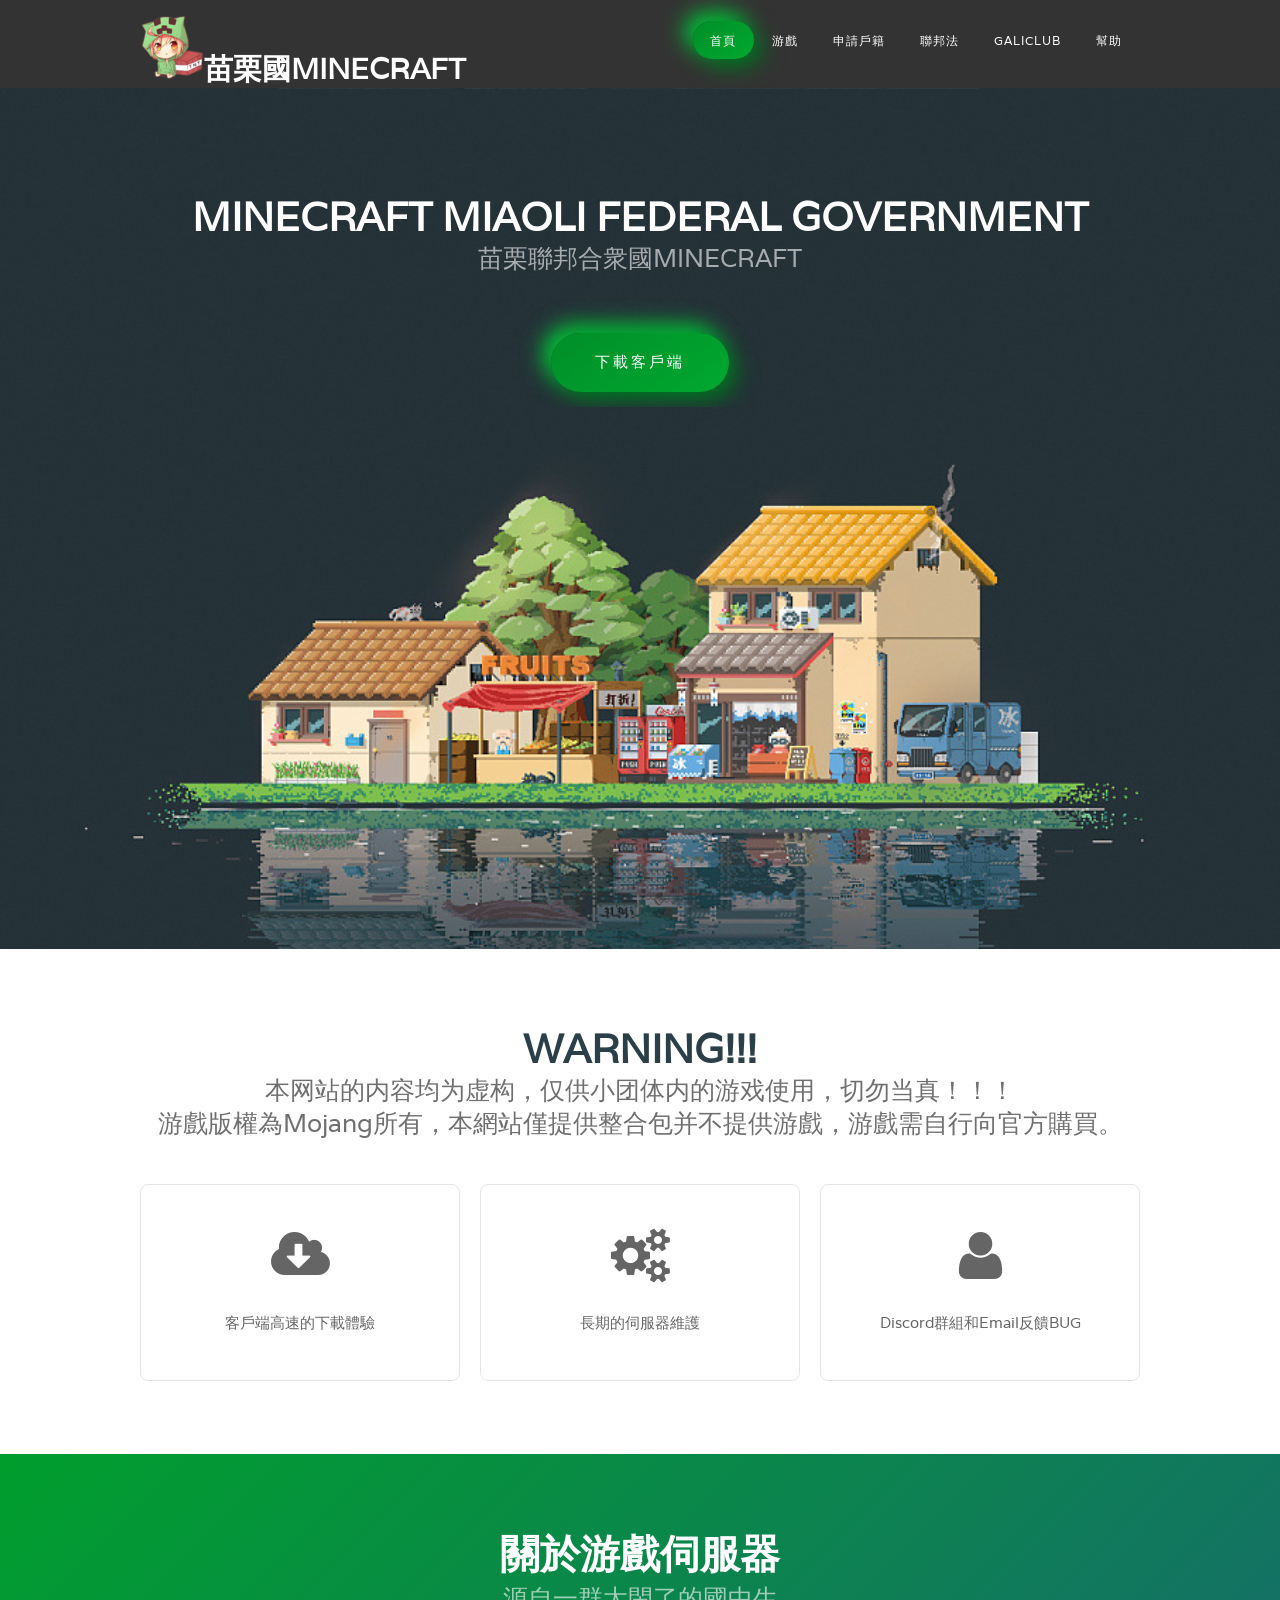
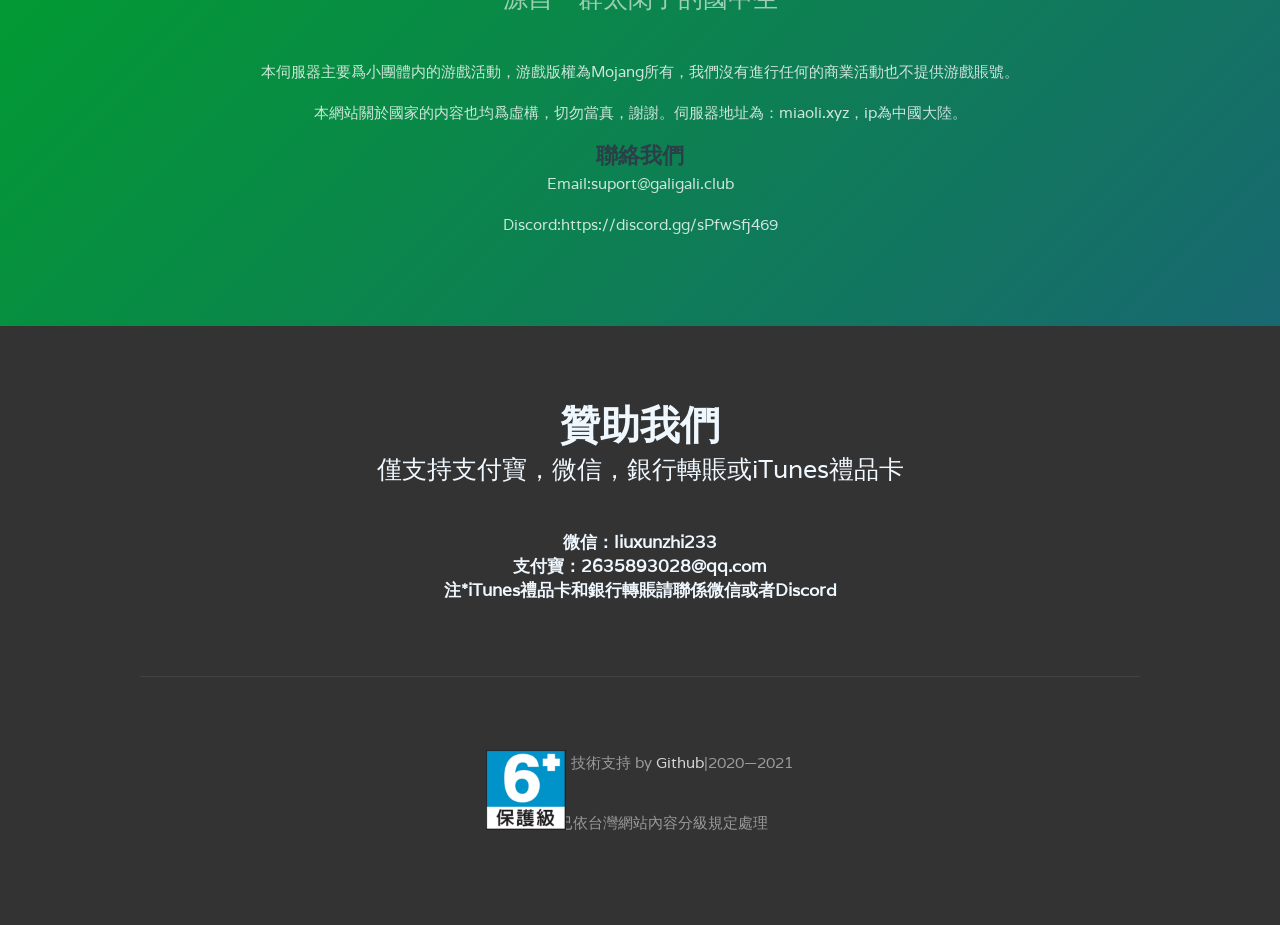
<file: index.html>
<!DOCTYPE html PUBLIC "-//W3C//DTD XHTML 1.0 Strict//EN" "http://www.w3.org/TR/xhtml1/DTD/xhtml1-strict.dtd">
<html xmlns="http://www.w3.org/1999/xhtml">
<head>
<meta http-equiv="Content-Type" content="text/html; charset=utf-8" />
<title>苗栗國</title><link rel="shortcut icon" href="image/icon.ico">
<meta name="keywords" content="" />
<meta name="description" content="" />
<link href="http://fonts.googleapis.com/css?family=Varela" rel="stylesheet" />
<link href="default.css" rel="stylesheet" type="text/css" media="all" />
<link href="fonts.css" rel="stylesheet" type="text/css" media="all" />

<!--[if IE 6]><link href="default_ie6.css" rel="stylesheet" type="text/css" /><![endif]-->
<div style="text-align: right;">
	<div id="google_translate_element"></div>
<script>
        function googleTranslateElementInit() {
          new google.translate.TranslateElement({
            pageLanguage: 'ch-TW',
            includedLanguages: 'en,zh-CN,hr,cs,da,nl,fr,de,el,iw,hu,ga,it,ja,ko,pt,ro,ru,sr,es,th,vi',
            autoDisplay: false,
            gaTrack: true,
            gaId: 'UA-4334041-9',
            layout: google.translate.TranslateElement.InlineLayout.SIMPLE
          }, 'google_translate_element');
        }
</script>
<script src="http://translate.google.com/translate_a/element.js?cb=googleTranslateElementInit"></script>
</div>

</head>
<body>
<div id="wrapper">
	<div id="header-wrapper">
	<div id="header" class="container">
		<div id="logo">
			<h1><a href="http://gov.miaoli.xyz"><img src="image/icon.ico">苗栗國Minecraft</a></h1>
		</div>
		<div id="menu">
			<ul>
				<li class="current_page_item"><a href="index.html" accesskey="1" title="Home">首頁</a></li>
				<li><a href="updata.html" accesskey="2" title="Updata">游戲</a></li>
				<li><a href="signup.html" accesskey="2" title="Updata">申請戶籍</a></li>
				<li><a href="falv.html" accesskey="5" title="falv">聯邦法</a></li>
				<li><a href="http://www.galigali.club" accesskey="3" title="GaliClub">GaliClub</a></li>
				<li><a href="http://support.galigali.club" accesskey="4" title="幫助">幫助</a></li>
			</ul>
		</div>
	</div>
	</div>
	<div id="banner">
		<div class="container">
			<div class="title">
				<h2>Minecraft Miaoli Federal government</h2>
				<span class="byline">苗栗聯邦合衆國Minecraft</span> </div>
			<ul class="actions">
				<li><a href="updata.html" class="button">下載客戶端</a></li>
			</ul>
		</div>
	</div>
	<div id="extra" class="container">
		<div class="title">
			<h2> WARNING!!!</h2>
			<span class="byline">本网站的内容均为虚构，仅供小团体内的游戏使用，切勿当真！！！</span> 
			<br>
			<span class="byline"> 游戲版權為Mojang所有，本網站僅提供整合包并不提供游戲，游戲需自行向官方購買。</span> 
		 </div>
		<div id="three-column">
			<div class="boxA">
				<div class="box"> <span class="fa fa-cloud-download"></span>
					<p>客戶端高速的下載體驗</p>
				</div>
			</div>
			<div class="boxB">
				<div class="box"> <span class="fa fa-cogs"></span>
					<p>長期的伺服器維護</p>
				</div>
			</div>
			<div class="boxC">
				<div class="box"> <span class="fa fa-user"></span>
					<p>Discord群組和Email反饋BUG</p>
				</div>
			</div>
		</div>
	</div>
	<div id="featured">
		<div class="container">
			<div class="title">
				<h2>關於游戲伺服器</h2>
				<span class="byline">源自一群太閑了的國中生</span> </div>
			<p>本伺服器主要爲小團體内的游戲活動，游戲版權為Mojang所有，我們沒有進行任何的商業活動也不提供游戲賬號。</p>
			<p>本網站關於國家的内容也均爲虛構，切勿當真，謝謝。伺服器地址為：miaoli.xyz，ip為中國大陸。</p>
			<h2>聯絡我們</h2>
			<p>Email:suport@galigali.club</p>
            <p>Discord:https://discord.gg/sPfwSfj469</p>
		</div>
	</div>
</div>
<div id="page" class="container">
	<div class="title">
		<h2 style="color: aliceblue;">贊助我們</h2>
		<span class="byline" style="color: aliceblue;">僅支持支付寶，微信，銀行轉賬或iTunes禮品卡</span> </div>
		<h3 style="color: aliceblue;">微信：liuxunzhi233</h3>
		<h3 style="color: aliceblue;">支付寶：2635893028@qq.com</h3>
		<h3 style="color: aliceblue;">注*iTunes禮品卡和銀行轉賬請聯係微信或者Discord</h3>
</div>
<div id="copyright" class="container">
	<div class="fengji">
       <img src="image/6+.png" alt="">
	</div>
    <div class="fengji2">
	   <img src="image/login-logo.png">
    </div>
	<p>&copy; <a href="http://www.galigali.club">GaliClub</a>| 技術支持 by <a href="https://github.com/mengxiaozhi/mengxiaozhi">Github</a>|2020—2021</p>
	<br>
	<p>本網站已依台灣網站內容分級規定處理</p>
</div>
</body>
</html>
</file>
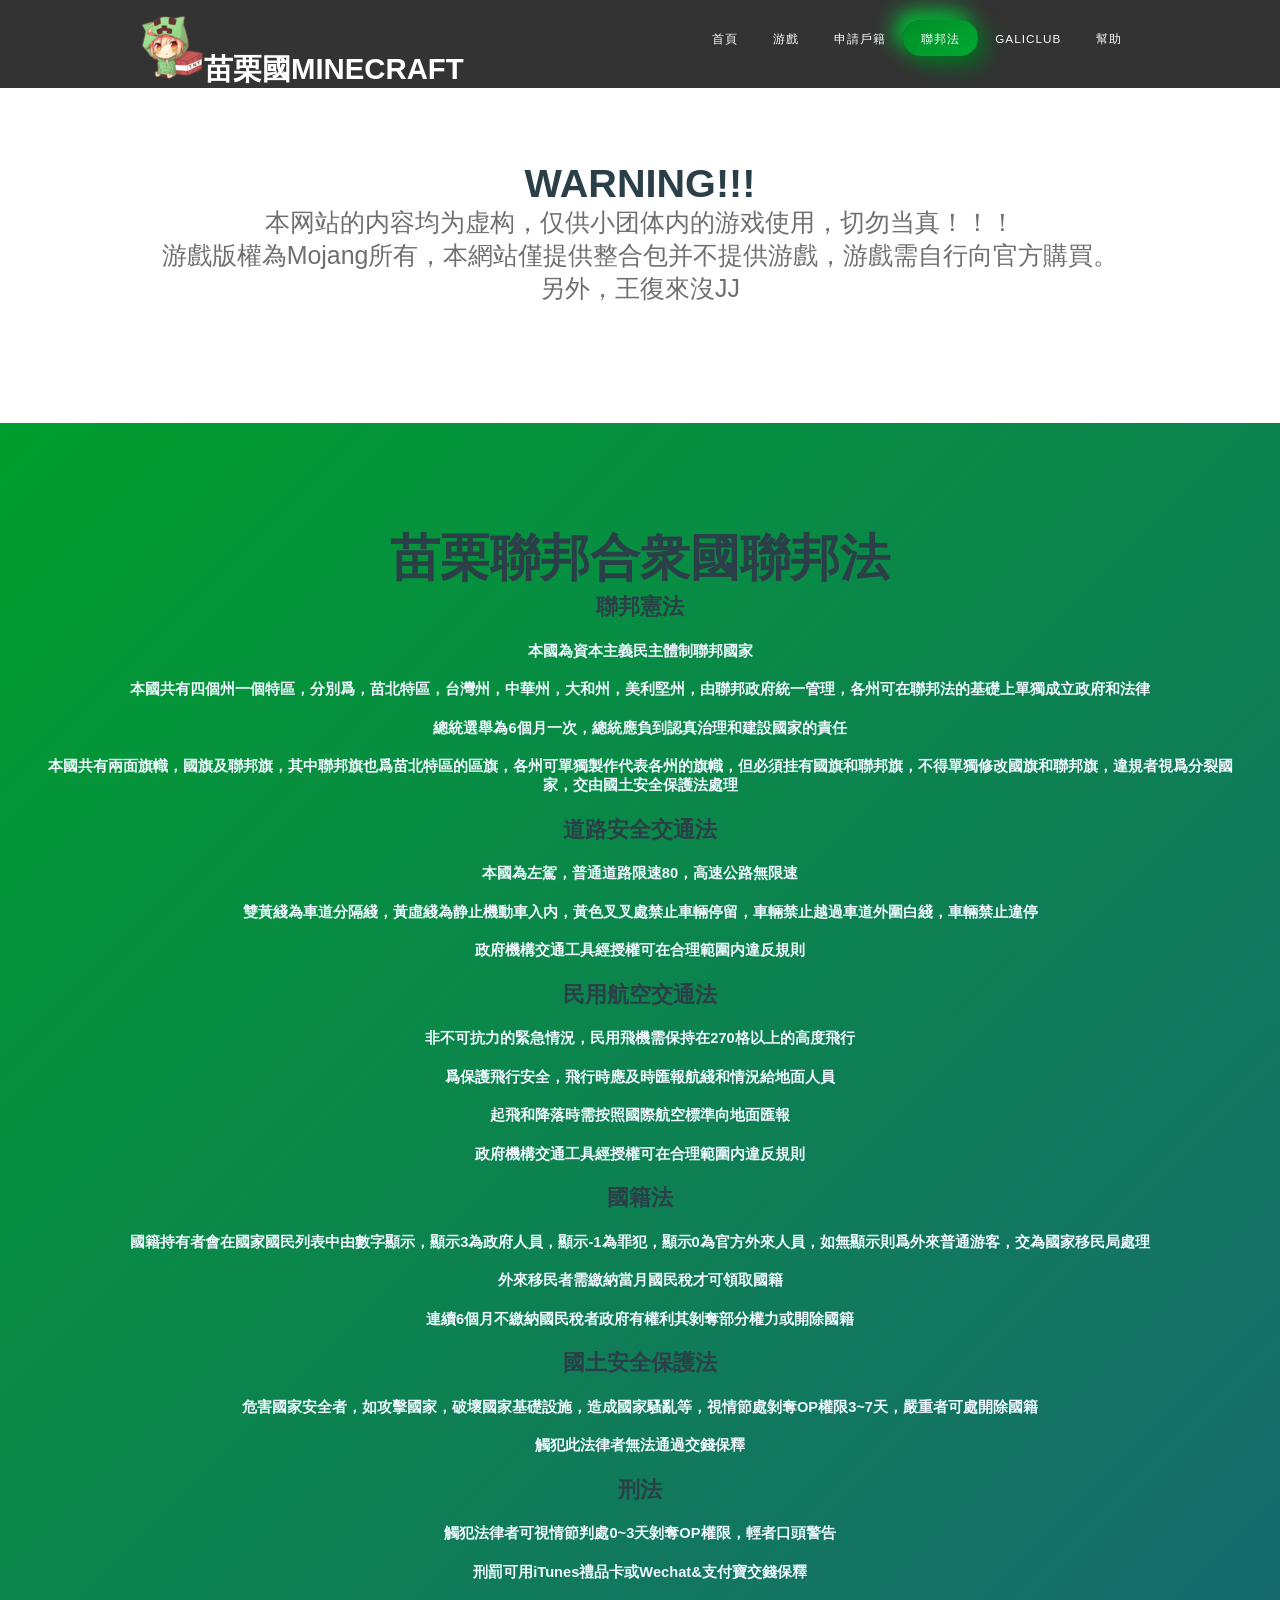
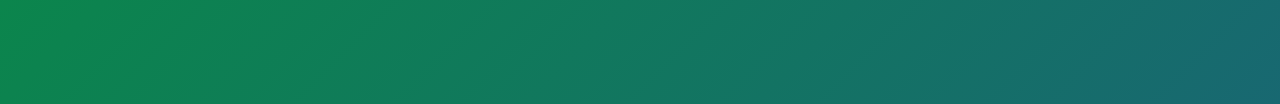
<file: falv.html>
<!DOCTYPE html>
<html>
    <div style="text-align: right;">
        <div id="google_translate_element"></div>
    <script>
            function googleTranslateElementInit() {
              new google.translate.TranslateElement({
                pageLanguage: 'ch-TW',
                includedLanguages: 'en,zh-CN,hr,cs,da,nl,fr,de,el,iw,hu,ga,it,ja,ko,pt,ro,ru,sr,es,th,vi',
                autoDisplay: false,
                gaTrack: true,
                gaId: 'UA-4334041-9',
                layout: google.translate.TranslateElement.InlineLayout.SIMPLE
              }, 'google_translate_element');
            }
    </script>
    <script src="http://translate.google.com/translate_a/element.js?cb=googleTranslateElementInit"></script>
    </div>
    
    <head>
        <meta charset="utf-8">
        <meta http-equiv="X-UA-Compatible" content="IE=edge">
        <title>苗栗聯邦合衆國聯邦法</title><link rel="shortcut icon" href="image/icon.ico">
        <meta name="description" content="">
        <meta name="viewport" content="width=device-width, initial-scale=1">
        <link href="default.css" rel="stylesheet" type="text/css" media="all" />
        <link href="fonts.css" rel="stylesheet" type="text/css" media="all" />
    </head>
    <body style="background: linear-gradient(135deg, #009E2D,#0C834F,#186871)">        
        <div id="wrapper">
            <div id="header-wrapper">
            <div id="header" class="container">
                <div id="logo">
                    <h1><a href="http://gov.miaoli.xyz"><img src="image/icon.ico">苗栗國Minecraft</a></h1>
                </div>
                <div id="menu">
                    <ul>
                        <li><a href="index.html" accesskey="1" title="">首頁</a></li>
                        <li><a href="updata.html" accesskey="2" title="Updata">游戲</a></li>
                        <li><a href="signup.html" accesskey="2" title="Updata">申請戶籍</a></li>
                        <li class="current_page_item"><a href="falv.html" accesskey="5" title="falv">聯邦法</a></li>
                        <li><a href="http://www.galigali.club" accesskey="3" title="GaliClub">GaliClub</a></li>
                        <li><a href="http://support.galigali.club" accesskey="4" title="幫助">幫助</a></li>
                    </ul>
                </div>
            </div>
        </div>
        <div id="extra" class="container">
            <div class="title">
                <h2> WARNING!!!</h2>
                <span class="byline">本网站的内容均为虚构，仅供小团体内的游戏使用，切勿当真！！！</span> 
                <br>
                <span class="byline"> 游戲版權為Mojang所有，本網站僅提供整合包并不提供游戲，游戲需自行向官方購買。</span> 
                <br>
                <span class="byline"> 另外，王復來沒JJ</span> 
             </div>
        </div>
        <div style="text-align: center;color: aliceblue;background: linear-gradient(135deg, #009E2D,#0C834F,#186871);padding: 7em 3em">
            <h1 style="font-size: 50px;">苗栗聯邦合衆國聯邦法</h1>
            <h2>聯邦憲法</h2>
            <h4>本國為資本主義民主體制聯邦國家</h4>
            <h4>本國共有四個州一個特區，分別爲，苗北特區，台灣州，中華州，大和州，美利堅州，由聯邦政府統一管理，各州可在聯邦法的基礎上單獨成立政府和法律</h4>
            <h4>總統選舉為6個月一次，總統應負到認真治理和建設國家的責任</h4>
            <h4>本國共有兩面旗幟，國旗及聯邦旗，其中聯邦旗也爲苗北特區的區旗，各州可單獨製作代表各州的旗幟，但必須挂有國旗和聯邦旗，不得單獨修改國旗和聯邦旗，違規者視爲分裂國家，交由國土安全保護法處理</h4>
            <h2>道路安全交通法</h2>
            <h4>本國為左駕，普通道路限速80，高速公路無限速</h4>
            <h4>雙黃綫為車道分隔綫，黃虛綫為静止機動車入内，黃色叉叉處禁止車輛停留，車輛禁止越過車道外圍白綫，車輛禁止違停</h4>
            <h4>政府機構交通工具經授權可在合理範圍内違反規則</h4>
            <h2>民用航空交通法</h2>
            <h4>非不可抗力的緊急情況，民用飛機需保持在270格以上的高度飛行</h4>
            <h4>爲保護飛行安全，飛行時應及時匯報航綫和情況給地面人員</h4>
            <h4>起飛和降落時需按照國際航空標準向地面匯報</h4>
            <h4>政府機構交通工具經授權可在合理範圍内違反規則</h4>
            <h2>國籍法</h2>
            <h4>國籍持有者會在國家國民列表中由數字顯示，顯示3為政府人員，顯示-1為罪犯，顯示0為官方外來人員，如無顯示則爲外來普通游客，交為國家移民局處理</h4>
            <h4>外來移民者需繳納當月國民稅才可領取國籍</h4>
            <h4>連續6個月不繳納國民稅者政府有權利其剝奪部分權力或開除國籍</h4>
            <h2>國土安全保護法</h2>
            <h4>危害國家安全者，如攻擊國家，破壞國家基礎設施，造成國家騷亂等，視情節處剝奪OP權限3~7天，嚴重者可處開除國籍</h4>
            <h4>觸犯此法律者無法通過交錢保釋</h4>
            <h2>刑法</h2>
            <h4>觸犯法律者可視情節判處0~3天剝奪OP權限，輕者口頭警告</h4>
            <h4>刑罰可用iTunes禮品卡或Wechat&支付寶交錢保釋 </h4>
            </div>
    </body>
</html>
</file>
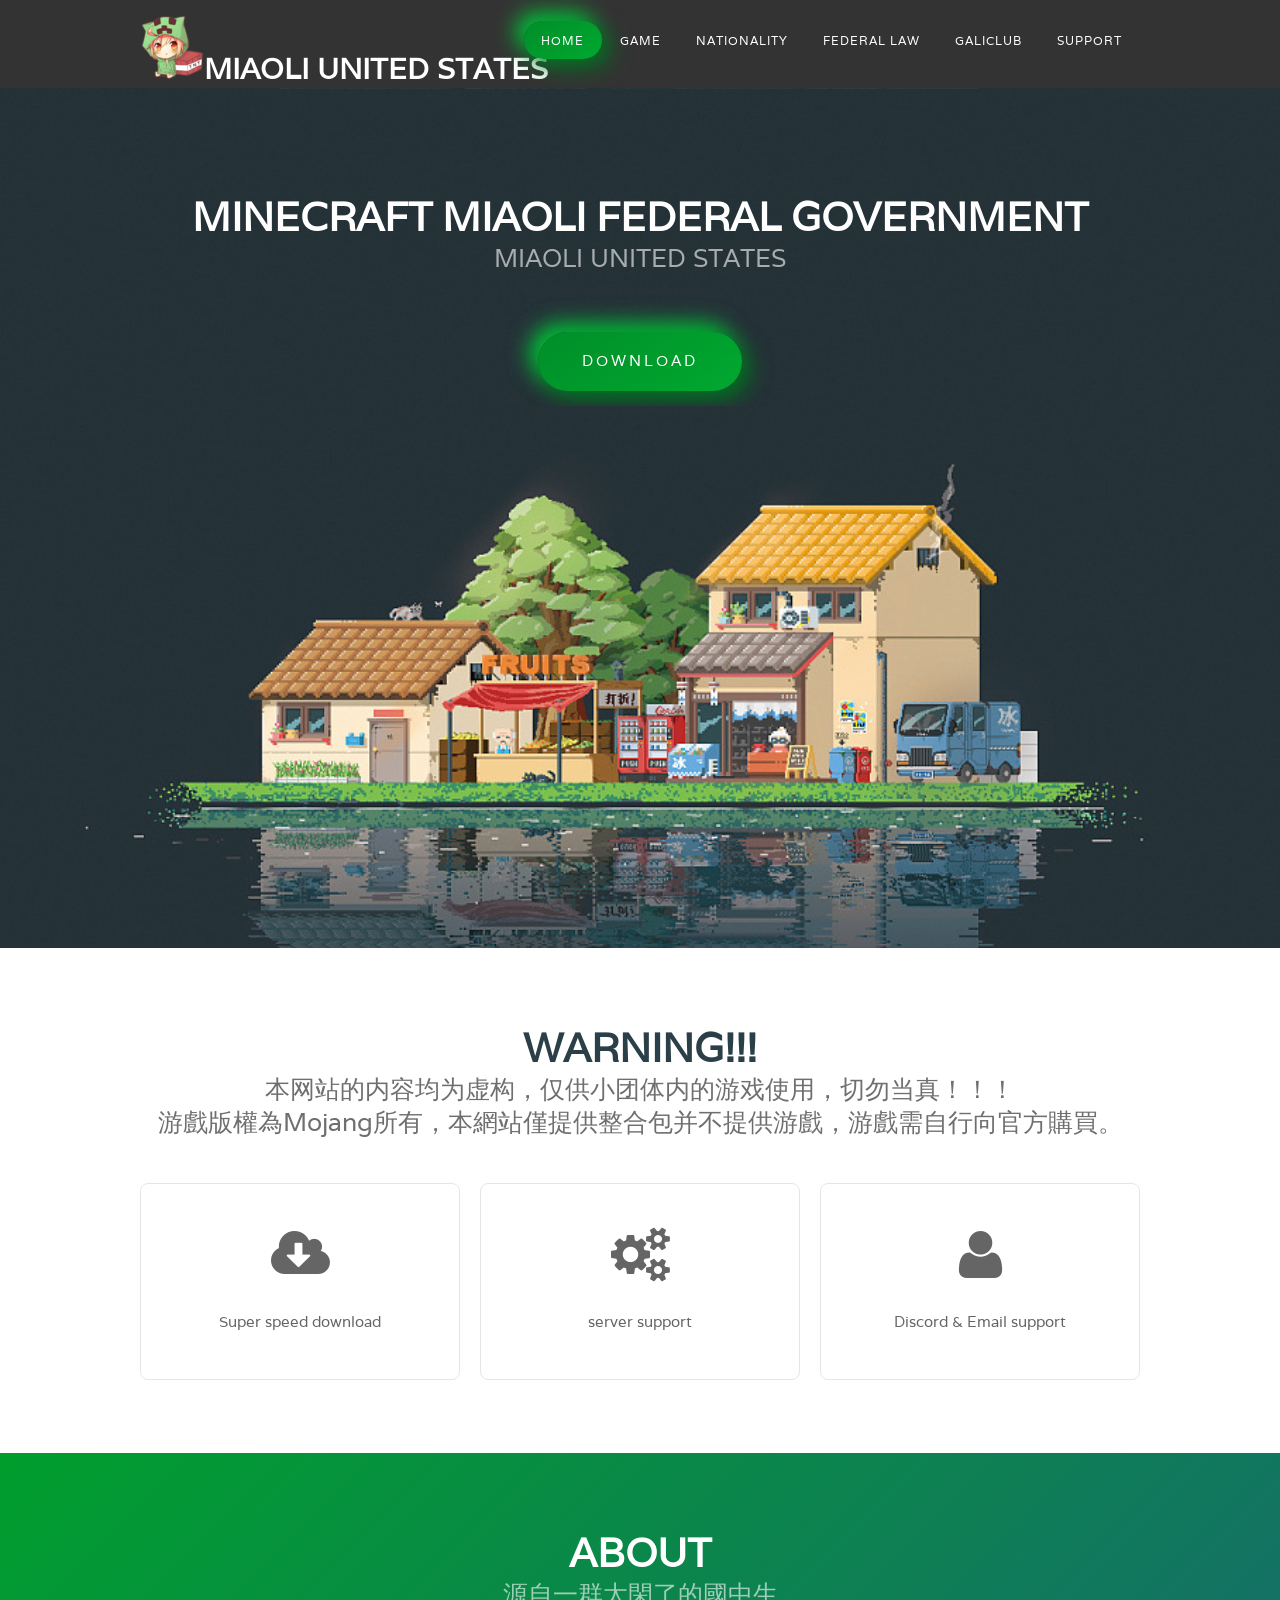
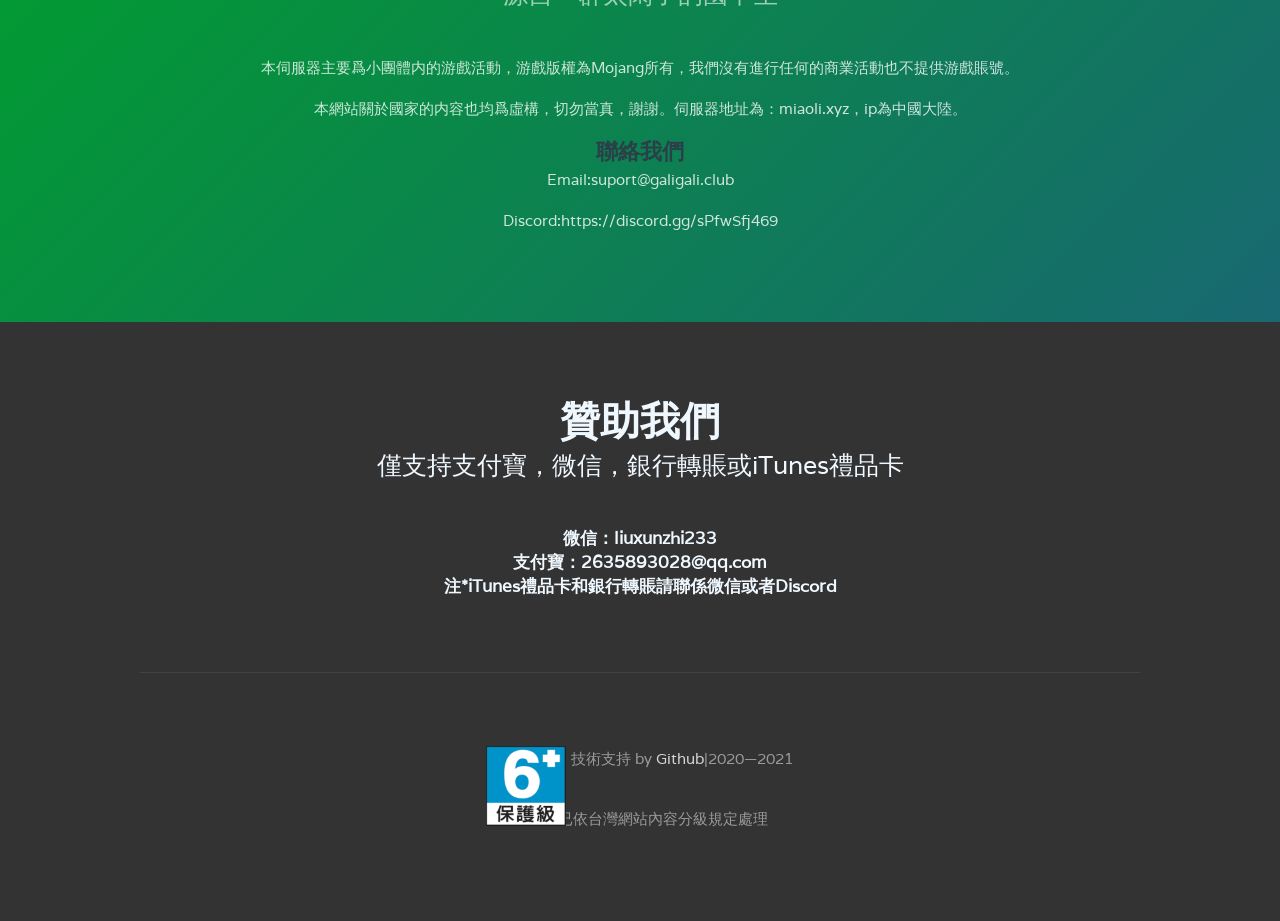
<file: index(en).html>
<!DOCTYPE html PUBLIC "-//W3C//DTD XHTML 1.0 Strict//EN" "http://www.w3.org/TR/xhtml1/DTD/xhtml1-strict.dtd">
<html xmlns="http://www.w3.org/1999/xhtml">
<head>
<meta http-equiv="Content-Type" content="text/html; charset=utf-8" />
<title>MIAOLI UNITED STATES</title><link rel="shortcut icon" href="image/icon.ico">
<meta name="keywords" content="" />
<meta name="description" content="" />
<link href="http://fonts.googleapis.com/css?family=Varela" rel="stylesheet" />
<link href="default.css" rel="stylesheet" type="text/css" media="all" />
<link href="fonts.css" rel="stylesheet" type="text/css" media="all" />

<!--[if IE 6]><link href="default_ie6.css" rel="stylesheet" type="text/css" /><![endif]-->
<div style="text-align: right;">
	<div id="google_translate_element"></div>
<script>
        function googleTranslateElementInit() {
          new google.translate.TranslateElement({
            pageLanguage: 'en',
            includedLanguages: 'en,zh-CN,hr,cs,da,nl,fr,de,el,iw,hu,ga,it,ja,ko,pt,ro,ru,sr,es,th,vi',
            autoDisplay: false,
            gaTrack: true,
            gaId: 'UA-4334041-9',
            layout: google.translate.TranslateElement.InlineLayout.SIMPLE
          }, 'google_translate_element');
        }
</script>
<script src="http://translate.google.com/translate_a/element.js?cb=googleTranslateElementInit"></script>
</div>

</head>
<body>
<div id="wrapper">
	<div id="header-wrapper">
	<div id="header" class="container">
		<div id="logo">
			<h1><a href="http://gov.miaoli.xyz"><img src="image/icon.ico">MIAOLI UNITED STATES</a></h1>
		</div>
		<div id="menu">
			<ul>
				<li class="current_page_item"><a href="index.html" accesskey="1" title="Home">Home</a></li>
				<li><a href="updata.html" accesskey="2" title="Updata">Game</a></li>
				<li><a href="signup.html" accesskey="2" title="Updata">Nationality</a></li>
				<li><a href="falv.html" accesskey="5" title="falv">Federal Law</a></li>
				<li><a href="http://www.galigali.club" accesskey="3" title="GaliClub">GaliClub</a></li>
				<li><a href="http://support.galigali.club" accesskey="4" title="幫助">Support</a></li>
			</ul>
		</div>
	</div>
	</div>
	<div id="banner">
		<div class="container">
			<div class="title">
				<h2>Minecraft Miaoli Federal government</h2>
				<span class="byline">MIAOLI UNITED STATES</span> </div>
			<ul class="actions">
				<li><a href="updata.html" class="button">Download</a></li>
			</ul>
		</div>
	</div>
	<div id="extra" class="container">
		<div class="title">
			<h2> WARNING!!!</h2>
			<span class="byline">本网站的内容均为虚构，仅供小团体内的游戏使用，切勿当真！！！</span> 
			<br>
			<span class="byline"> 游戲版權為Mojang所有，本網站僅提供整合包并不提供游戲，游戲需自行向官方購買。</span> 
		 </div>
		<div id="three-column">
			<div class="boxA">
				<div class="box"> <span class="fa fa-cloud-download"></span>
					<p>Super speed download</p>
				</div>
			</div>
			<div class="boxB">
				<div class="box"> <span class="fa fa-cogs"></span>
					<p>server support</p>
				</div>
			</div>
			<div class="boxC">
				<div class="box"> <span class="fa fa-user"></span>
					<p>Discord & Email support</p>
				</div>
			</div>
		</div>
	</div>
	<div id="featured">
		<div class="container">
			<div class="title">
				<h2>About</h2>
				<span class="byline">源自一群太閑了的國中生</span> </div>
			<p>本伺服器主要爲小團體内的游戲活動，游戲版權為Mojang所有，我們沒有進行任何的商業活動也不提供游戲賬號。</p>
			<p>本網站關於國家的内容也均爲虛構，切勿當真，謝謝。伺服器地址為：miaoli.xyz，ip為中國大陸。</p>
			<h2>聯絡我們</h2>
			<p>Email:suport@galigali.club</p>
            <p>Discord:https://discord.gg/sPfwSfj469</p>
		</div>
	</div>
</div>
<div id="page" class="container">
	<div class="title">
		<h2 style="color: aliceblue;">贊助我們</h2>
		<span class="byline" style="color: aliceblue;">僅支持支付寶，微信，銀行轉賬或iTunes禮品卡</span> </div>
		<h3 style="color: aliceblue;">微信：liuxunzhi233</h3>
		<h3 style="color: aliceblue;">支付寶：2635893028@qq.com</h3>
		<h3 style="color: aliceblue;">注*iTunes禮品卡和銀行轉賬請聯係微信或者Discord</h3>
</div>
<div id="copyright" class="container">
	<div class="fengji">
       <img src="image/6+.png" alt="">
	</div>
    <div class="fengji2">
	   <img src="image/login-logo.png">
    </div>
	<p>&copy; <a href="http://www.galigali.club">GaliClub</a>| 技術支持 by <a href="https://github.com/mengxiaozhi/mengxiaozhi">Github</a>|2020—2021</p>
	<br>
	<p>本網站已依台灣網站內容分級規定處理</p>
</div>
</body>
</html>
</file>
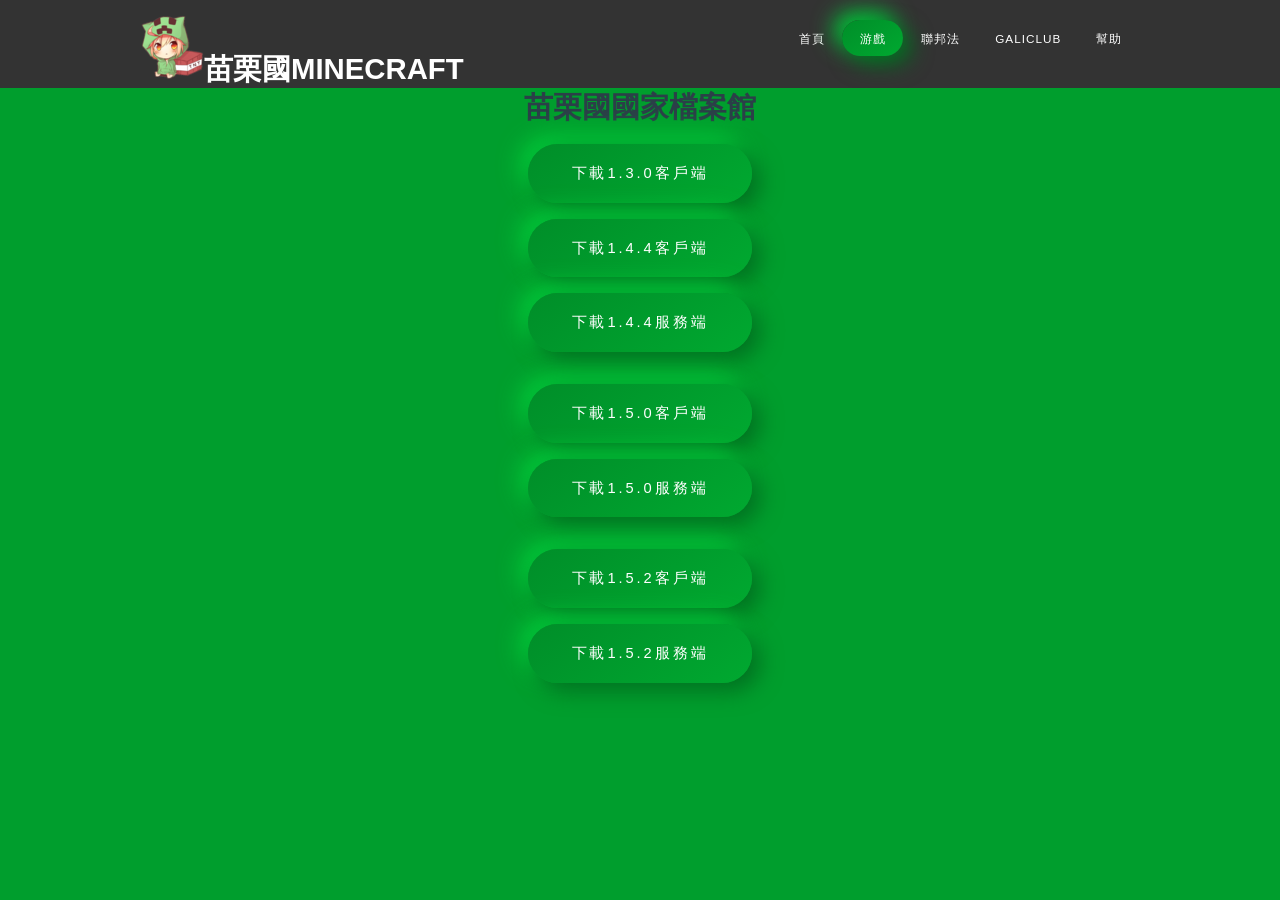
<file: old.html>
<!DOCTYPE html>
<html>
    <div style="text-align: right;">
        <div id="google_translate_element"></div>
    <script>
            function googleTranslateElementInit() {
              new google.translate.TranslateElement({
                pageLanguage: 'ch-TW',
                includedLanguages: 'en,zh-CN,hr,cs,da,nl,fr,de,el,iw,hu,ga,it,ja,ko,pt,ro,ru,sr,es,th,vi',
                autoDisplay: false,
                gaTrack: true,
                gaId: 'UA-4334041-9',
                layout: google.translate.TranslateElement.InlineLayout.SIMPLE
              }, 'google_translate_element');
            }
    </script>
    <script src="http://translate.google.com/translate_a/element.js?cb=googleTranslateElementInit"></script>
    </div>
    
    <head>
        <meta charset="utf-8">
        <meta http-equiv="X-UA-Compatible" content="IE=edge">
        <title>苗栗國國家檔案館</title><link rel="icon" href="image/icon.ico">
        <meta name="description" content="">
        <meta name="viewport" content="width=device-width, initial-scale=1">
        <link rel="stylesheet" href="default.css">
        <link rel="stylesheet" href="updata.css">
    </head>
    <body style="background-color: #009E2D;">        
        <div id="wrapper">
            <div id="header-wrapper">
            <div id="header" class="container">
                <div id="logo">
                    <h1><a href="http://gov.miaoli.xyz"><img src="image/icon.ico">苗栗國Minecraft</a></h1>
                </div>
                <div id="menu">
                    <ul>
                        <li><a href="index.html" accesskey="1" title="">首頁</a></li>
                        <li class="current_page_item"><a href="updata.html" accesskey="2" title="Updata">游戲</a></li>
                        <li><a href="falv.html" accesskey="5" title="falv">聯邦法</a></li>
                        <li><a href="http://www.galigali.club" accesskey="3" title="GaliClub">GaliClub</a></li>
                        <li><a href="http://support.galigali.club" accesskey="4" title="幫助">幫助</a></li>
                    </ul>
                </div>
            </div>
        </div>
            <h1 style="text-align: center;background-color: #009E2D;">苗栗國國家檔案館</h1>
        <ul style="background-color: #009E2D;text-align: center;">
            <br>
            <li><a href="https://www.dropbox.com/s/6g59p8hgsy83qz0/Minecraft%20miaoli%20ver%201.3.zip?dl=1" class="button">下載1.3.0客戶端</a></li>
            <br>
            <li><a href="https://www.dropbox.com/s/cbczwvz37efbhf5/Miaoli1.4.4.exe?dl=1" class="button">下載1.4.4客戶端</a></li>
            <br>
            <li><a href="https://www.dropbox.com/s/eb7lixstavchngw/Miaoli1.4.4%20server.rar?dl=1" class="button">下載1.4.4服務端</a></li>
            <br>
            <br>
            <li ><a href="https://www.dropbox.com/s/2zkrucq0yo0hqta/Miaoli1.5.0.exe?dl=1" class="button">下載1.5.0客戶端</a></li>
            <br>
            <li><a href="https://www.dropbox.com/s/354wazhv0kgctky/Miaoli1.5.0%20server.zip?dl=1" class="button">下載1.5.0服務端</a></li>
            <br>
            <br>
            <li ><a href="https://www.icloud.com/iclouddrive/0ZYegu5A_UxGaI0HCr0XAGgQg#miaoli_1.5" class="button">下載1.5.2客戶端</a></li>
            <br>
            <li ><a href="404.html" class="button">下載1.5.2服務端</a></li>
    </body>
</html>
</file>
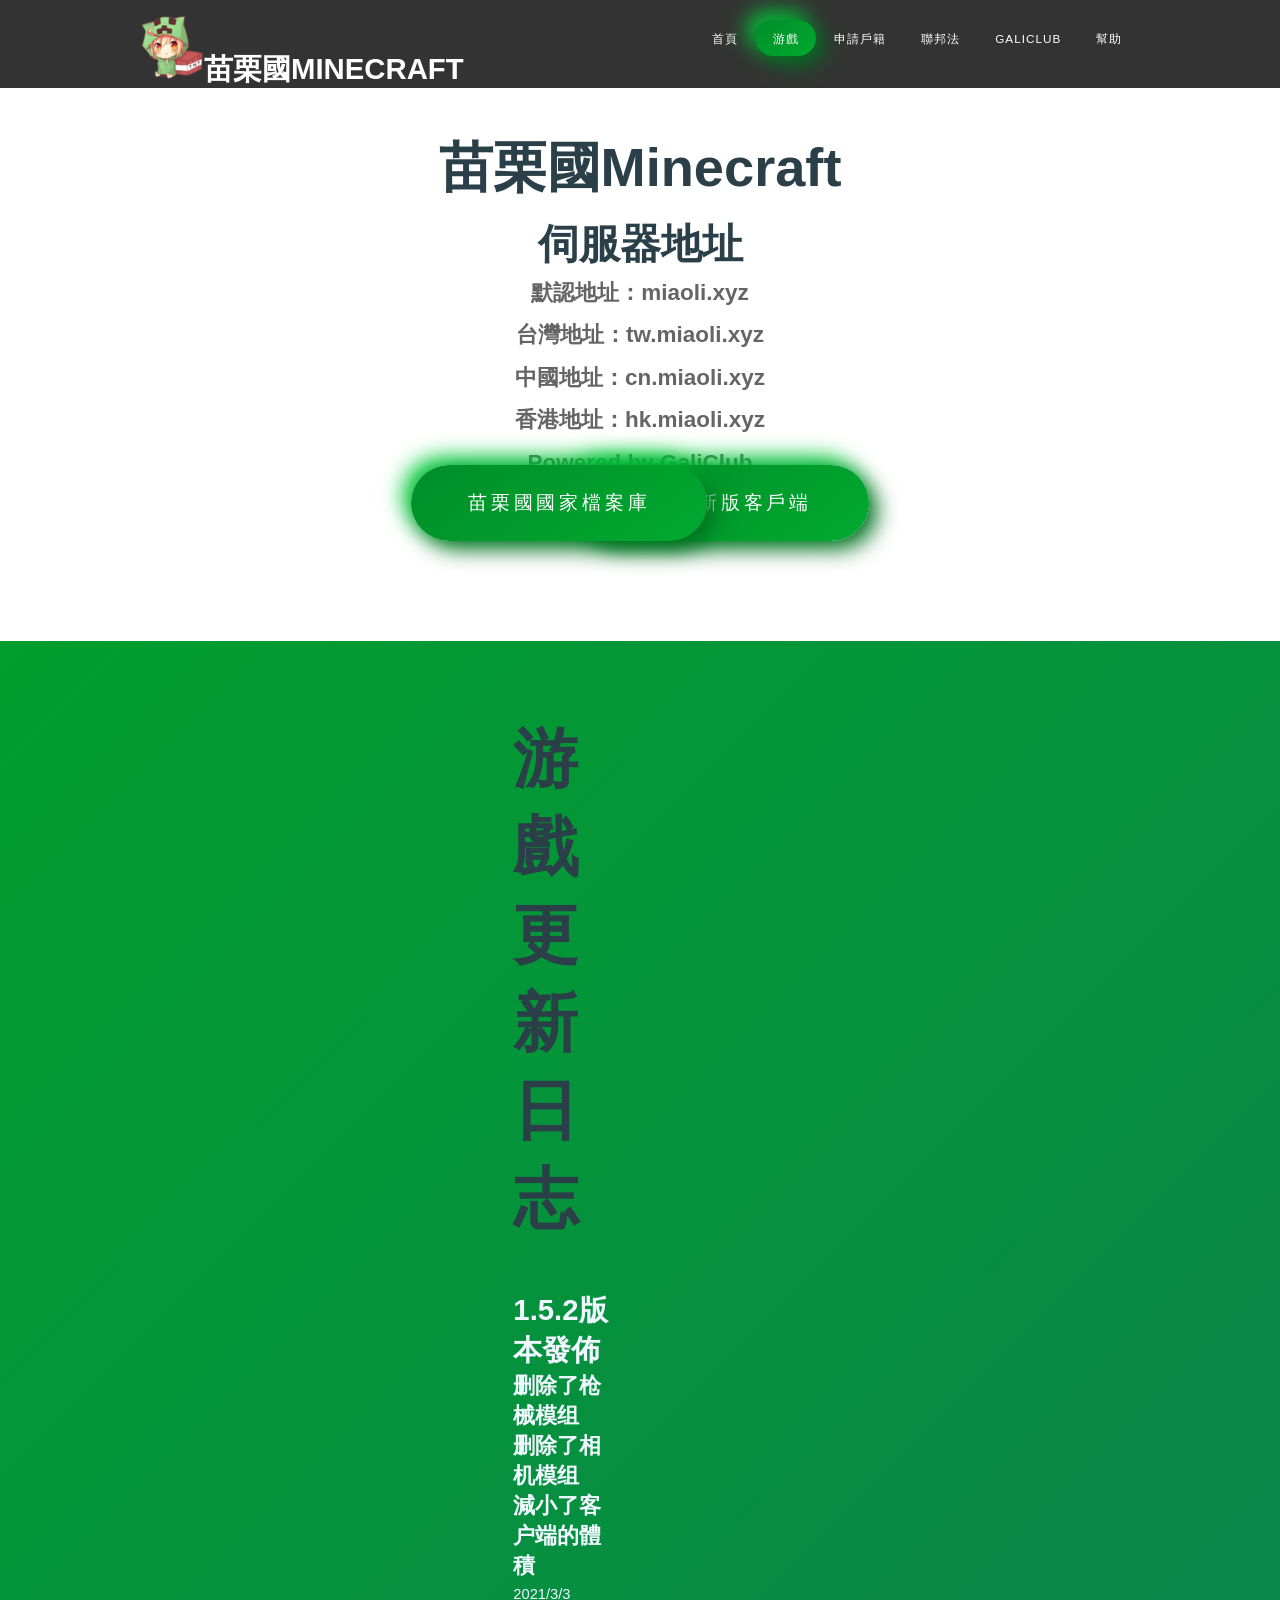
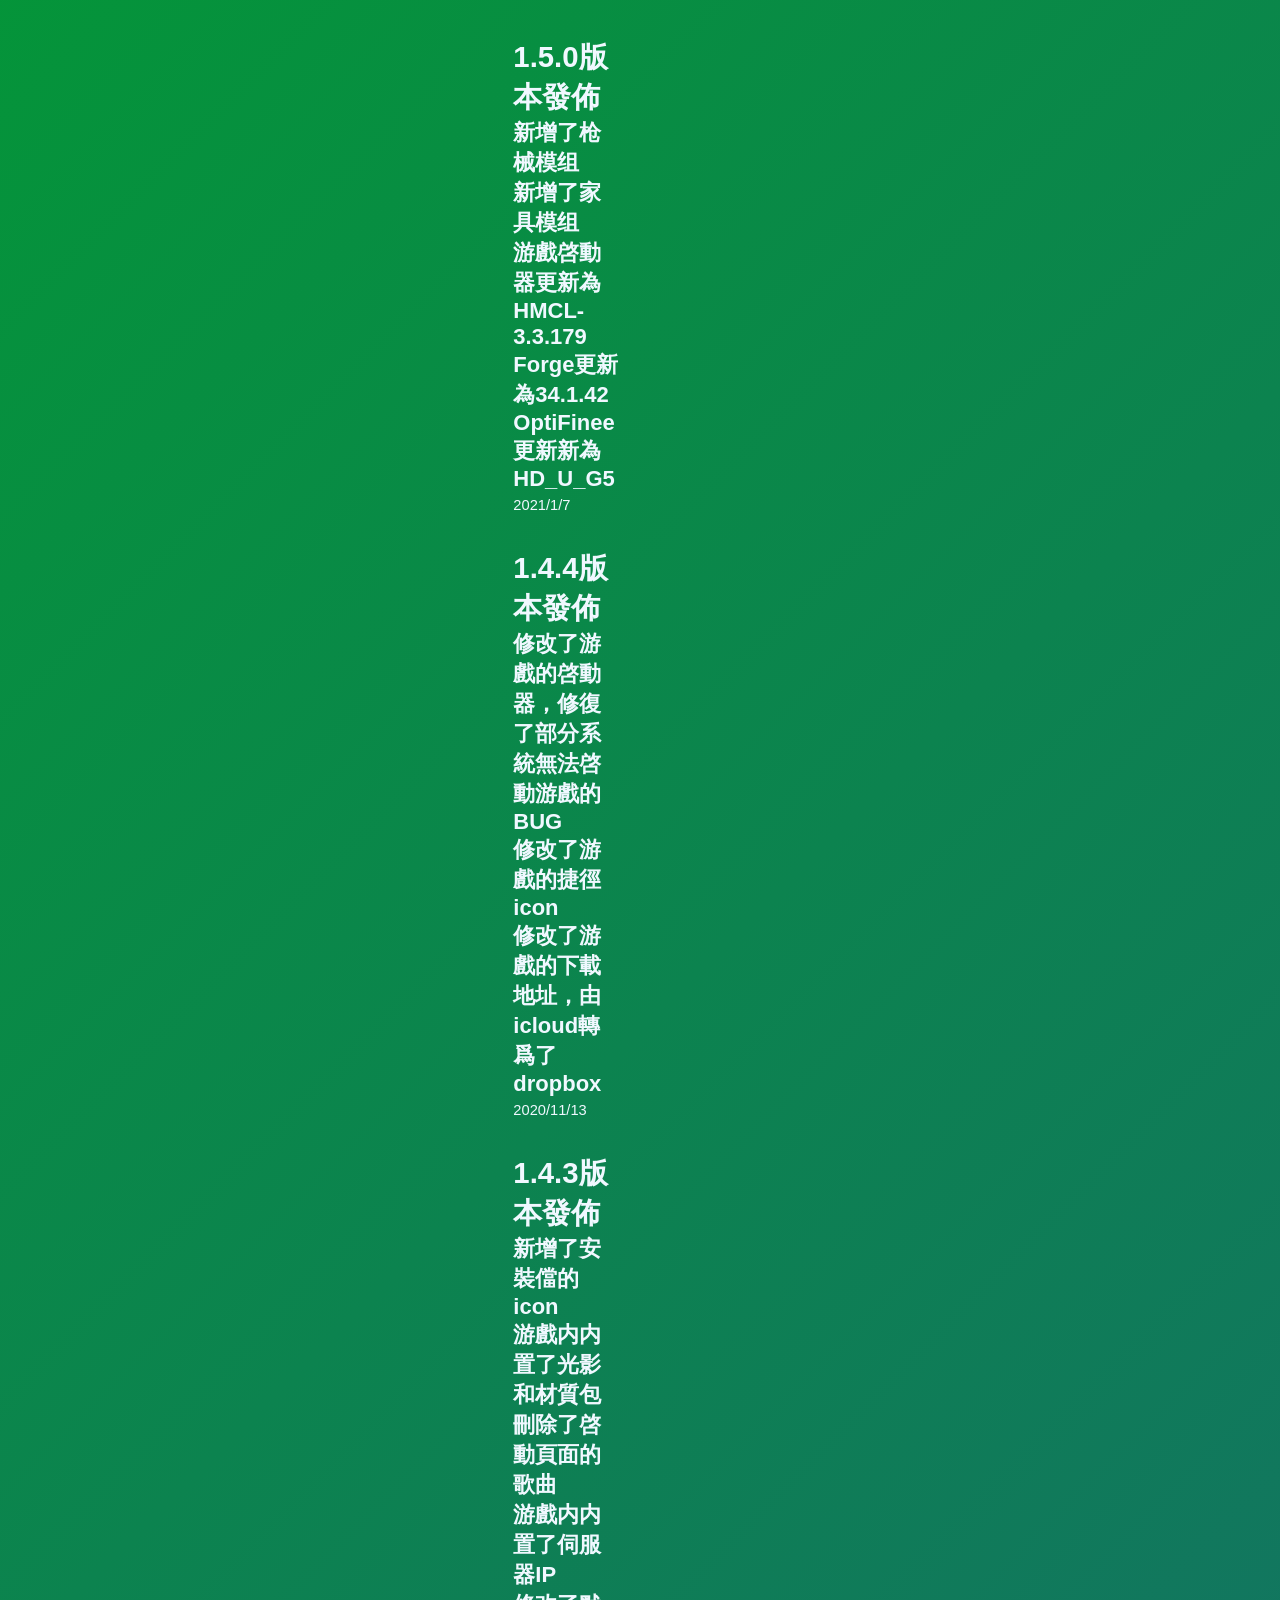
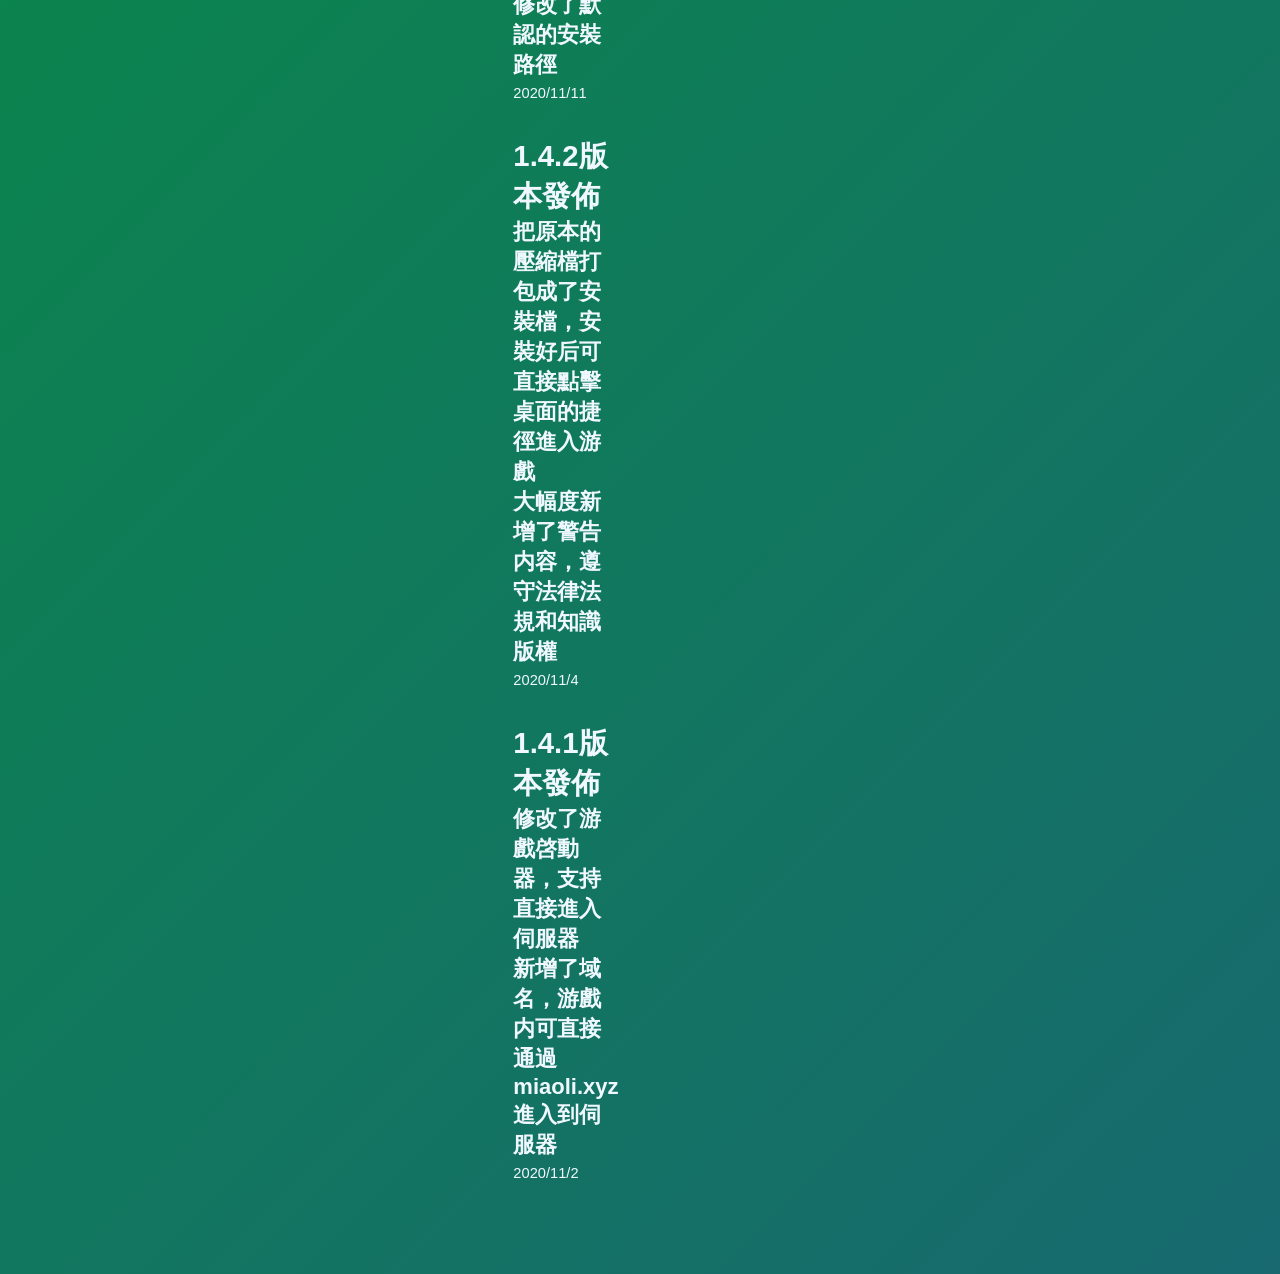
<file: updata.html>
<!DOCTYPE html>
<html>
    <div style="text-align: right;">
        <div id="google_translate_element"></div>
    <script>
            function googleTranslateElementInit() {
              new google.translate.TranslateElement({
                pageLanguage: 'ch-TW',
                includedLanguages: 'en,zh-CN,hr,cs,da,nl,fr,de,el,iw,hu,ga,it,ja,ko,pt,ro,ru,sr,es,th,vi',
                autoDisplay: false,
                gaTrack: true,
                gaId: 'UA-4334041-9',
                layout: google.translate.TranslateElement.InlineLayout.SIMPLE
              }, 'google_translate_element');
            }
    </script>
    <script src="http://translate.google.com/translate_a/element.js?cb=googleTranslateElementInit"></script>
    </div>
    
    <head>
        <meta charset="utf-8">
        <meta http-equiv="X-UA-Compatible" content="IE=edge">
        <title>游戲</title><link rel="icon" href="image/icon.ico">
        <link rel="stylesheet" href="default.css" type="text/css" media="all">
        <link rel="stylesheet" href="updata.css" type="text/css" media="all">
    </head>
    <body>
        <div id="wrapper">
            <div id="header-wrapper">
            <div id="header" class="container">
                <div id="logo">
                    <h1><a href="http://gov.miaoli.xyz"><img src="image/icon.ico">苗栗國Minecraft</a></h1>
                </div>
                <div id="menu">
                    <ul>
                        <li><a href="index.html" accesskey="1" title="">首頁</a></li>
                        <li class="current_page_item"><a href="updata.html" accesskey="2" title="Updata">游戲</a></li>
                        <li><a href="signup.html" accesskey="2" title="Updata">申請戶籍</a></li>
                        <li><a href="falv.html" accesskey="5" title="falv">聯邦法</a></li>
                        <li><a href="http://www.galigali.club" accesskey="3" title="GaliClub">GaliClub</a></li>
                        <li><a href="http://support.galigali.club" accesskey="4" title="幫助">幫助</a></li>
                    </ul>
                </div>
            </div>
        </div>
        <div id="title" class="title"></div>
            <div class="title2">
                <h1>苗栗國Minecraft</h1>
                <br>
                <div id=“伺服器地址” class="banquan">
                    <br>
                    <h2>伺服器地址</h2>
                    <br>
                    <h5>默認地址：miaoli.xyz</h5>
                    <h5>台灣地址：tw.miaoli.xyz</h5>
                    <h5>中國地址：cn.miaoli.xyz</h5>
                    <h5>香港地址：hk.miaoli.xyz</h5>
                    <h5>Powered by GaliClub</h5>
                </div>
                <br>
                <div>
                      <ul class="actions">
                      <li style="position:absolute;left:40ex;top:32.5ex;"><a href="https://1drv.ms/u/s!AjT2Aq_1EcmT_Fz-gD8Gi2z2DDxR?e=Z0ogrh" class="button3">下載最新版客戶端</a></li>
                      <br>
                      <li style="position:absolute;right:40ex;top: 32.5ex;"><a href="old.html" class="button2">苗栗國國家檔案庫</a></li>
                    </ul>
                </div>
            </div>
            <br>
            <br>
            <br>
            <div class="updatalog">
                <h1 style="font-size: 65px;">游戲更新日志</h1>
                <br>
                <br>
                <br>
                <h1 style="color: aliceblue;">1.5.2版本發佈</h1>
                <h2 style="color: aliceblue;">删除了枪械模组</h2>
                <h2 style="color: aliceblue;">删除了相机模组</h2>
                <h2 style="color: aliceblue;">減小了客户端的體積</h2>
                <p>2021/3/3</p>
                <br>
                <h1 style="color: aliceblue;">1.5.0版本發佈</h1>
                <h2 style="color: aliceblue;">新增了枪械模组</h2>
                <h2 style="color: aliceblue;">新增了家具模组</h2>
                <h2 style="color: aliceblue;">游戲啓動器更新為HMCL-3.3.179</h2>
                <h2 style="color: aliceblue;">Forge更新為34.1.42</h2>
                <h2 style="color: aliceblue;">OptiFinee更新新為HD_U_G5</h2>
                <p>2021/1/7</p>
                <br>
                <h1 style="color: aliceblue;">1.4.4版本發佈</h1>
                <h2 style="color: aliceblue;">修改了游戲的啓動器，修復了部分系統無法啓動游戲的BUG</h2>
                <h2 style="color: aliceblue;">修改了游戲的捷徑icon</h2>
                <h2 style="color: aliceblue;">修改了游戲的下載地址，由icloud轉爲了dropbox</h2>
                <p style="color: aliceblue;">2020/11/13</p>
                <br>
                <h1 style="color: aliceblue;">1.4.3版本發佈</h1>
                <h2 style="color: aliceblue;">新增了安裝儅的icon</h2>
                <h2 style="color: aliceblue;">游戲内内置了光影和材質包</h2>
                <h2 style="color: aliceblue;">刪除了啓動頁面的歌曲</h2>
                <h2 style="color: aliceblue;">游戲内内置了伺服器IP</h2>
                <h2 style="color: aliceblue;">修改了默認的安裝路徑</h2>
                <p style="color: aliceblue;">2020/11/11</p>
                <br>
                <h1 style="color: aliceblue;">1.4.2版本發佈</h1>
                <h2 style="color: aliceblue;">把原本的壓縮檔打包成了安裝檔，安裝好后可直接點擊桌面的捷徑進入游戲</h2>
                <h2 style="color: aliceblue;">大幅度新增了警告内容，遵守法律法規和知識版權</h2>
                <p style="color: aliceblue;">2020/11/4</p>
                <br>
                <h1 style="color: aliceblue;">1.4.1版本發佈</h1>
                <h2 style="color: aliceblue;">修改了游戲啓動器，支持直接進入伺服器</h2>
                <h2 style="color: aliceblue;">新增了域名，游戲内可直接通過miaoli.xyz進入到伺服器</h2>
                <p style="color: aliceblue;">2020/11/2</p>
            </div>
        </div>
    </body>
</html>
</file>
<file: default.css>
html, body
	{
		height: 100%;
	}
	
	body
	{
		margin: 0px;
		padding: 0px;
		background: #333333;
		font-family: 'Varela', sans-serif;
		font-size: 11pt;
		font-weight: 300;
		color: #656565;
	}
	
	
	h1, h2, h3
	{
		margin: 0;
		padding: 0;
		font-weight: 700;
		color: #2B3F48;
	}
	
	p, ol, ul
	{
		margin-top: 0;
	}
	
	ol, ul
	{
		padding: 0;
		list-style: none;
	}
	
	ul.actions
	{
		text-align: center;
	}
		
		ul.actions li
		{
		}
	
	p
	{
		line-height: 180%;
	}
	
	strong
	{
	}
	
	a
	{
		color: #0000FF;
	}
	
	a:hover
	{
		text-decoration: none;
	}
	
	.container
	{
		overflow: hidden;
		margin: 0em auto;
		width: 1000px;
	}
	
/*********************************************************************************/
/* Image Style                                                                   */
/*********************************************************************************/

	.image
	{
		display: inline-block;
	}
	
	.image img
	{
		display: block;
		width: 100%;
	}
	
	.image-full
	{
		display: block;
		width: 100%;
		margin: 0 0 2em 0;
	}
	
	.image-left
	{
		float: left;
		margin: 0 2em 2em 0;
	}
	
	.image-centered
	{
		display: block;
		margin: 0 0 2em 0;
	}
	
	.image-centered img
	{
		margin: 0 auto;
		width: auto;
	}

/*********************************************************************************/
/* List Styles                                                                   */
/*********************************************************************************/

	ul.staff
	{
		margin-bottom: 3em;
	}

	ul.staff li
	{
		display: inline-block;
	}
	
	ul.staff li img
	{
		width: 80%;
		border-radius: 50%;
	}


/*********************************************************************************/
/* Social Icon Styles                                                            */
/*********************************************************************************/

	ul.contact
	{
		margin: 0;
		padding: 2em 0em 0em 0em;
		list-style: none;
	}
	
	ul.contact li
	{
		display: inline-block;
		padding: 0em 0.30em;
		font-size: 1em;
	}
	
	ul.contact li span
	{
		display: none;
		margin: 0;
		padding: 0;
	}
	
	ul.contact li a
	{
		color: #FFF;
	}
	
	ul.contact li a:before
	{
		display: inline-block;
		background: #3f3f3f;
		width: 40px;
		height: 40px;
		line-height: 40px;
		border-radius: 20px;
		text-align: center;
		color: #FFFFFF;
	}
	
	ul.contact li a.icon-twitter:before { background: #2DAAE4; }
	ul.contact li a.icon-facebook:before { background: #39599F; }
	ul.contact li a.icon-dribbble:before { background: #C4376B;	}
	ul.contact li a.icon-tumblr:before { background: #31516A; }
	ul.contact li a.icon-rss:before { background: #F2600B; }

/*********************************************************************************/
/* Button Style                                                                  */
/*********************************************************************************/

	.button
	{
		line-height: 4em;
		text-decoration: none;
		text-transform: uppercase;
		font-weight: 400;
		font-size: 1em;
		color: #FFF;
		display: inline-block;
		border-radius: 15ex;
		padding: 0em 3em;
		border-radius: 46px;
        background: linear-gradient(145deg, #008e29, #00a930);
        box-shadow:  8px 8px 22px #006f20,
                    -8px -8px 22px #00cd3b;
		letter-spacing: 0.20em;
	}
	
	.button:before
	{
		display: inline-block;
		background: #FFC31F;
		margin-right: 1em;
		width: 40px;
		height: 40px;
		line-height: 40px;
		border-radius: 20px;
		text-align: center;
		color: #272925;
	}
	
/*********************************************************************************/
/* Heading Titles                                                                */
/*********************************************************************************/

	.title
	{
		margin-bottom: 3em;
	}
	
	.title h2
	{
		text-transform: uppercase;
		font-size: 2.7em;
	}
	
	.title .byline
	{
		font-size: 1.7em;
		color: #6F6F6F;
	}
		
/*********************************************************************************/
/* 4-column                                                                      */
/*********************************************************************************/

	.box1,
	.box2,
	.box3,
	.box4
	{
		width: 235px;
	}
	
	.box1,
	.box2,
	.box3,
	{
		float: left;
		margin-right: 20px;
	}
	
	.box4
	{
		float: right;
	}
	
/*********************************************************************************/
/* 3-column                                                                      */
/*********************************************************************************/

	.boxA,
	.boxB,
	.boxC
	{
		width: 320px;
	}

	.boxA,
	.boxB
	{
		float: left;
		margin-right: 20px;
	}
	
	.boxC
	{
		float: right;
	}

/*********************************************************************************/
/* 2-column                                                                      */
/*********************************************************************************/

	.tbox1,
	.tbox2
	{
		width: 575px;
	}
	
	.tbox1
	{
		float: left;
	}

	.tbox2
	{
		float: right;
	}
	
	#wrapper
	{
		background: #FFF;
	}

/*********************************************************************************/
/* Header                                                                        */
/*********************************************************************************/

	#header-wrapper
	{
		background: #333333
	}

	#header
	{
		position: relative;
		padding: 3em 0em;
	}

/*********************************************************************************/
/* Logo                                                                          */
/*********************************************************************************/

	#logo
	{
		position: absolute;
		top: 1em;
		left: 0;
	}
	
	#logo h1
	{
		color: #FFF;
	}
	
	#logo a
	{
		text-decoration: none;
		text-transform: uppercase;
		color: #FFF;
	}

/*********************************************************************************/
/* Menu                                                                          */
/*********************************************************************************/

	#menu
	{
		position: absolute;
		top: 2em;
		right: 0;
	}
	
	#menu ul
	{
		display: inline-block;
	}
	
	#menu li
	{
		display: block;
		float: left;
		text-align: center;
	}
	
	#menu li a, #menu li span
	{
		padding: 1em 1.5em;
		letter-spacing: 1px;
		text-decoration: none;
		text-transform: uppercase;
		font-size: 0.8em;
		color: #FFF;
	}
	
	#menu li:hover a, #menu li.active a, #menu li.active span
	{
		color: #FFF;
	}
	
	#menu .current_page_item a
	{
		border-radius: 46px;
        background: linear-gradient(145deg, #008e29, #00a930);
        box-shadow:  8px 8px 22px #006f20,
                    -8px -8px 22px #00cd3b;
		border-radius: 15ex;
		color: #FFF;
		z-index: 1;
	}
	
	#menu .icon
	{	
	}

	.current_page_item::before
	{
		content:"";
		position:absolute;
		left: -5px;
		right: -5px;
		top: -5px;
		bottom: -5px;
		background: linear-gradient(135deg, #009E2D,#0C834F,#186871);
		border-radius: 15ex;
		filter: blur(5px);
		z-index: -1;
	}
/*********************************************************************************/
/* Banner                                                                        */
/*********************************************************************************/

	#banner
	{
		overflow: hidden;
		padding: 7em 0em 37em 0em;
		background-image: url(image/Pixels_3.jpg);
		background-position:center;
		top: 50%;
		background-size: cover;
		text-align: center;
		color: rgba(255,255,255,.8);
	}

	#banner .title
	{
		margin-bottom: 1em;
		text-transform: uppercase !important;
	}

	#banner .title h2
	{
		color: #FFF;
	}

	#banner .title .byline
	{
		color: rgba(255,255,255,.6);
	}
	
	#banner .button
	{
		border-radius: 15ex;
		margin-top: 3em;
		border-radius: 46px;
        background: linear-gradient(145deg, #008e29, #00a930);
        box-shadow:  8px 8px 22px #006f20,
                    -8px -8px 22px #00cd3b;
	}

/*********************************************************************************/
/* Page                                                                          */
/*********************************************************************************/

	#page
	{
		padding: 5em 0em;
		text-align: center;
	}
	
	#page .button
	{
		margin-top: 2em;
		display: inline-block;
		text-align: center;
	}

/*********************************************************************************/
/* Content                                                                       */
/*********************************************************************************/

	#content
	{
	}

/*********************************************************************************/
/* Sidebar                                                                       */
/*********************************************************************************/

	#sidebar
	{
	}

/*********************************************************************************/
/* Footer                                                                        */
/*********************************************************************************/

	#footer
	{
	}

/*********************************************************************************/
/* Copyright                                                                     */
/*********************************************************************************/

	#copyright
	{
		overflow: hidden;
		padding: 5em 0em;
		border-top: 1px solid rgba(255,255,255,0.08);
	}
	
	#copyright p
	{
		text-align: center;
		font-size: 1em;
		color: rgba(255,255,255,0.5);
	}
	
	#copyright a
	{
		text-decoration: none;
		color: rgba(255,255,255,0.8);
	}

/*********************************************************************************/
/* Featured                                                                      */
/*********************************************************************************/

	#featured
	{
		overflow: hidden;
		padding: 5em 0em;
		background: linear-gradient(135deg, #009E2D,#0C834F,#186871);
		color: rgba(255,255,255,.8);
		text-align: center;
	}

	#featured a
	{
		color: rgba(255,255,255,1);
	}
	
	#featured .button
	{
		background: #FFF;
		margin-top: 3em;
		font-size: 1em;
		color: #009E2D;
	}

	#featured .title
	{
	}

	#featured .title h2
	{
		color: #FFF;
	}

	#featured .title .byline
	{
		color: rgba(255,255,255,.6);
	}

/*********************************************************************************/
/* Featured                                                                      */
/*********************************************************************************/

.box
{
	padding: 3em 2em 2em 2em;
	border: 1px solid rgba(0,0,0,0.1);
	border-radius: 8px;
		text-align: center;
}


	#extra
	{
		overflow: hidden;
		padding: 5em 0em;
	}
	
	#extra .title
	{
		text-align: center;
	}
	
	#extra .button
	{
		margin-top: 5em;
	}
	
	#extra .fa
	{
		display: block;
		margin-bottom: 0.5em;
		text-align: center;
		font-size: 3em;
	}
.fengji
{
	position: absolute;
	left: 65ex;
	right: 30ex;
}
.fengji2
{
	position: absolute;
	right:170ex;
	left: 170ex;
}
.fengji1
{
	position: absolute;
	left: 85ex;
	top: 1825px;
}
</file>
<file: updata.css>
.title2
{  
    font-size: 3.5ex;
    text-align:center;
    background-color: #FFF;
    background-size: cover;
}
.updatalog
{   
	overflow: hidden;
	padding: 5em 55em 5em 35em;
	background: linear-gradient(135deg, #009E2D,#0C834F,#186871);
	color: aliceblue;
	position: absolute;
}
.banquan
{
    text-align: center;
	line-height: 5px;
	background: #FFF;
}

.button2
{
    display: inline-block;
	border-radius: 15ex;
	padding: 0em 3em;
	border-radius: 46px;
	background: linear-gradient(145deg, #008e29, #00a930);
	box-shadow:  8px 8px 22px #006f20,
				-8px -8px 22px #00cd3b;
	letter-spacing: 0.20em;
	line-height: 4em;
	text-decoration: none;
	text-transform: uppercase;
	font-weight: 400;
	font-size: 0.7em;
	color: #FFF;
}
.button3
{
    display: inline-block;
	border-radius: 15ex;
	padding: 0em 3em;
	border-radius: 46px;
	background: linear-gradient(145deg, #008e29, #00a930);
	box-shadow:  8px 8px 22px #006f20,
				-8px -8px 22px #00cd3b;
	letter-spacing: 0.20em;
	line-height: 4em;
	text-decoration: none;
	text-transform: uppercase;
	font-weight: 400;
	font-size: 0.7em;
	color: #FFF;
	z-index: 1;
}
.button3::before
{
	content:"";
	position:absolute;
	left: -5px;
	right: -5px;
	top: -5px;
	bottom: -5px;
	background: linear-gradient(135deg, #009E2D,#0C834F,#186871);
	border-radius: 15ex;
	filter: blur(20px);
	z-index: -1;
}
.title3
{  
    color: #FFF;
    text-indent:13.2ex;
    font-size: 7ex;
    text-align:left;
}
</file>
<file: fonts.css>
@charset 'UTF-8';

@font-face{font-family:'FontAwesome';src:url('font/fontawesome-webfont.eot?v=4.0.1');src:url('font/fontawesome-webfont.eot?#iefix&v=4.0.1') format('embedded-opentype'),url('font/fontawesome-webfont.woff?v=4.0.1') format('woff'),url('font/fontawesome-webfont.ttf?v=4.0.1') format('truetype'),url('font/fontawesome-webfont.svg?v=4.0.1#fontawesomeregular') format('svg');font-weight:normal;font-style:normal}

/*********************************************************************************/
/* Icons                                                                         */
/* Powered by Font Awesome by Dave Gandy | http://fontawesome.io                 */
/* Licensed under the SIL OFL 1.1 (font), MIT (CSS)                              */
/*********************************************************************************/

	.fa
	{
		text-decoration: none;
	}

		.fa:before
		{
			display:inline-block;
			font-family: FontAwesome;
			font-size: 1.25em;
			text-decoration: none;
			font-style: normal;
			font-weight: normal;
			line-height: 1;
			-webkit-font-smoothing:antialiased;
			-moz-osx-font-smoothing:grayscale;
		}

		.fa-lg{font-size:1.3333333333333333em;line-height:.75em;vertical-align:-15%}
		.fa-2x{font-size:2em}
		.fa-3x{font-size:3em}
		.fa-4x{font-size:4em}
		.fa-5x{font-size:5em}
		.fa-fw{width:1.2857142857142858em;text-align:center}
		.fa-ul{padding-left:0;margin-left:2.142857142857143em;list-style-type:none}.fa-ul>li{position:relative}
		.fa-li{position:absolute;left:-2.142857142857143em;width:2.142857142857143em;top:.14285714285714285em;text-align:center}.fa-li.fa-lg{left:-1.8571428571428572em}
		.fa-border{padding:.2em .25em .15em;border:solid .08em #eee;border-radius:.1em}
		.pull-right{float:right}
		.pull-left{float:left}
		.fa.pull-left{margin-right:.3em}
		.fa.pull-right{margin-left:.3em}
		.fa-spin{-webkit-animation:spin 2s infinite linear;-moz-animation:spin 2s infinite linear;-o-animation:spin 2s infinite linear;animation:spin 2s infinite linear}
		@-moz-keyframes spin{0%{-moz-transform:rotate(0deg)} 100%{-moz-transform:rotate(359deg)}}@-webkit-keyframes spin{0%{-webkit-transform:rotate(0deg)} 100%{-webkit-transform:rotate(359deg)}}@-o-keyframes spin{0%{-o-transform:rotate(0deg)} 100%{-o-transform:rotate(359deg)}}@-ms-keyframes spin{0%{-ms-transform:rotate(0deg)} 100%{-ms-transform:rotate(359deg)}}@keyframes spin{0%{transform:rotate(0deg)} 100%{transform:rotate(359deg)}}.fa-rotate-90{filter:progid:DXImageTransform.Microsoft.BasicImage(rotation=1);-webkit-transform:rotate(90deg);-moz-transform:rotate(90deg);-ms-transform:rotate(90deg);-o-transform:rotate(90deg);transform:rotate(90deg)}
		.fa-rotate-180{filter:progid:DXImageTransform.Microsoft.BasicImage(rotation=2);-webkit-transform:rotate(180deg);-moz-transform:rotate(180deg);-ms-transform:rotate(180deg);-o-transform:rotate(180deg);transform:rotate(180deg)}
		.fa-rotate-270{filter:progid:DXImageTransform.Microsoft.BasicImage(rotation=3);-webkit-transform:rotate(270deg);-moz-transform:rotate(270deg);-ms-transform:rotate(270deg);-o-transform:rotate(270deg);transform:rotate(270deg)}
		.fa-flip-horizontal{filter:progid:DXImageTransform.Microsoft.BasicImage(rotation=0, mirror=1);-webkit-transform:scale(-1, 1);-moz-transform:scale(-1, 1);-ms-transform:scale(-1, 1);-o-transform:scale(-1, 1);transform:scale(-1, 1)}
		.fa-flip-vertical{filter:progid:DXImageTransform.Microsoft.BasicImage(rotation=2, mirror=1);-webkit-transform:scale(1, -1);-moz-transform:scale(1, -1);-ms-transform:scale(1, -1);-o-transform:scale(1, -1);transform:scale(1, -1)}
		.fa-stack{position:relative;display:inline-block;width:2em;height:2em;line-height:2em;vertical-align:middle}
		.fa-stack-1x,.fa-stack-2x{position:absolute;left:0;width:100%;text-align:center}
		.fa-stack-1x{line-height:inherit}
		.fa-stack-2x{font-size:2em}
		.fa-inverse{color:#fff}
		.fa-glass:before{content:"\f000"}
		.fa-music:before{content:"\f001"}
		.fa-search:before{content:"\f002"}
		.fa-envelope-o:before{content:"\f003"}
		.fa-heart:before{content:"\f004"}
		.fa-star:before{content:"\f005"}
		.fa-star-o:before{content:"\f006"}
		.fa-user:before{content:"\f007"}
		.fa-film:before{content:"\f008"}
		.fa-th-large:before{content:"\f009"}
		.fa-th:before{content:"\f00a"}
		.fa-th-list:before{content:"\f00b"}
		.fa-check:before{content:"\f00c"}
		.fa-times:before{content:"\f00d"}
		.fa-search-plus:before{content:"\f00e"}
		.fa-search-minus:before{content:"\f010"}
		.fa-power-off:before{content:"\f011"}
		.fa-signal:before{content:"\f012"}
		.fa-gear:before,.fa-cog:before{content:"\f013"}
		.fa-trash-o:before{content:"\f014"}
		.fa-home:before{content:"\f015"}
		.fa-file-o:before{content:"\f016"}
		.fa-clock-o:before{content:"\f017"}
		.fa-road:before{content:"\f018"}
		.fa-download:before{content:"\f019"}
		.fa-arrow-circle-o-down:before{content:"\f01a"}
		.fa-arrow-circle-o-up:before{content:"\f01b"}
		.fa-inbox:before{content:"\f01c"}
		.fa-play-circle-o:before{content:"\f01d"}
		.fa-rotate-right:before,.fa-repeat:before{content:"\f01e"}
		.fa-refresh:before{content:"\f021"}
		.fa-list-alt:before{content:"\f022"}
		.fa-lock:before{content:"\f023"}
		.fa-flag:before{content:"\f024"}
		.fa-headphones:before{content:"\f025"}
		.fa-volume-off:before{content:"\f026"}
		.fa-volume-down:before{content:"\f027"}
		.fa-volume-up:before{content:"\f028"}
		.fa-qrcode:before{content:"\f029"}
		.fa-barcode:before{content:"\f02a"}
		.fa-tag:before{content:"\f02b"}
		.fa-tags:before{content:"\f02c"}
		.fa-book:before{content:"\f02d"}
		.fa-bookmark:before{content:"\f02e"}
		.fa-print:before{content:"\f02f"}
		.fa-camera:before{content:"\f030"}
		.fa-font:before{content:"\f031"}
		.fa-bold:before{content:"\f032"}
		.fa-italic:before{content:"\f033"}
		.fa-text-height:before{content:"\f034"}
		.fa-text-width:before{content:"\f035"}
		.fa-align-left:before{content:"\f036"}
		.fa-align-center:before{content:"\f037"}
		.fa-align-right:before{content:"\f038"}
		.fa-align-justify:before{content:"\f039"}
		.fa-list:before{content:"\f03a"}
		.fa-dedent:before,.fa-outdent:before{content:"\f03b"}
		.fa-indent:before{content:"\f03c"}
		.fa-video-camera:before{content:"\f03d"}
		.fa-picture-o:before{content:"\f03e"}
		.fa-pencil:before{content:"\f040"}
		.fa-map-marker:before{content:"\f041"}
		.fa-adjust:before{content:"\f042"}
		.fa-tint:before{content:"\f043"}
		.fa-edit:before,.fa-pencil-square-o:before{content:"\f044"}
		.fa-share-square-o:before{content:"\f045"}
		.fa-check-square-o:before{content:"\f046"}
		.fa-move:before{content:"\f047"}
		.fa-step-backward:before{content:"\f048"}
		.fa-fast-backward:before{content:"\f049"}
		.fa-backward:before{content:"\f04a"}
		.fa-play:before{content:"\f04b"}
		.fa-pause:before{content:"\f04c"}
		.fa-stop:before{content:"\f04d"}
		.fa-forward:before{content:"\f04e"}
		.fa-fast-forward:before{content:"\f050"}
		.fa-step-forward:before{content:"\f051"}
		.fa-eject:before{content:"\f052"}
		.fa-chevron-left:before{content:"\f053"}
		.fa-chevron-right:before{content:"\f054"}
		.fa-plus-circle:before{content:"\f055"}
		.fa-minus-circle:before{content:"\f056"}
		.fa-times-circle:before{content:"\f057"}
		.fa-check-circle:before{content:"\f058"}
		.fa-question-circle:before{content:"\f059"}
		.fa-info-circle:before{content:"\f05a"}
		.fa-crosshairs:before{content:"\f05b"}
		.fa-times-circle-o:before{content:"\f05c"}
		.fa-check-circle-o:before{content:"\f05d"}
		.fa-ban:before{content:"\f05e"}
		.fa-arrow-left:before{content:"\f060"}
		.fa-arrow-right:before{content:"\f061"}
		.fa-arrow-up:before{content:"\f062"}
		.fa-arrow-down:before{content:"\f063"}
		.fa-mail-forward:before,.fa-share:before{content:"\f064"}
		.fa-resize-full:before{content:"\f065"}
		.fa-resize-small:before{content:"\f066"}
		.fa-plus:before{content:"\f067"}
		.fa-minus:before{content:"\f068"}
		.fa-asterisk:before{content:"\f069"}
		.fa-exclamation-circle:before{content:"\f06a"}
		.fa-gift:before{content:"\f06b"}
		.fa-leaf:before{content:"\f06c"}
		.fa-fire:before{content:"\f06d"}
		.fa-eye:before{content:"\f06e"}
		.fa-eye-slash:before{content:"\f070"}
		.fa-warning:before,.fa-exclamation-triangle:before{content:"\f071"}
		.fa-plane:before{content:"\f072"}
		.fa-calendar:before{content:"\f073"}
		.fa-random:before{content:"\f074"}
		.fa-comment:before{content:"\f075"}
		.fa-magnet:before{content:"\f076"}
		.fa-chevron-up:before{content:"\f077"}
		.fa-chevron-down:before{content:"\f078"}
		.fa-retweet:before{content:"\f079"}
		.fa-shopping-cart:before{content:"\f07a"}
		.fa-folder:before{content:"\f07b"}
		.fa-folder-open:before{content:"\f07c"}
		.fa-resize-vertical:before{content:"\f07d"}
		.fa-resize-horizontal:before{content:"\f07e"}
		.fa-bar-chart-o:before{content:"\f080"}
		.fa-twitter-square:before{content:"\f081"}
		.fa-facebook-square:before{content:"\f082"}
		.fa-camera-retro:before{content:"\f083"}
		.fa-key:before{content:"\f084"}
		.fa-gears:before,.fa-cogs:before{content:"\f085"}
		.fa-comments:before{content:"\f086"}
		.fa-thumbs-o-up:before{content:"\f087"}
		.fa-thumbs-o-down:before{content:"\f088"}
		.fa-star-half:before{content:"\f089"}
		.fa-heart-o:before{content:"\f08a"}
		.fa-sign-out:before{content:"\f08b"}
		.fa-linkedin-square:before{content:"\f08c"}
		.fa-thumb-tack:before{content:"\f08d"}
		.fa-external-link:before{content:"\f08e"}
		.fa-sign-in:before{content:"\f090"}
		.fa-trophy:before{content:"\f091"}
		.fa-github-square:before{content:"\f092"}
		.fa-upload:before{content:"\f093"}
		.fa-lemon-o:before{content:"\f094"}
		.fa-phone:before{content:"\f095"}
		.fa-square-o:before{content:"\f096"}
		.fa-bookmark-o:before{content:"\f097"}
		.fa-phone-square:before{content:"\f098"}
		.fa-twitter:before{content:"\f099"}
		.fa-facebook:before{content:"\f09a"}
		.fa-github:before{content:"\f09b"}
		.fa-unlock:before{content:"\f09c"}
		.fa-credit-card:before{content:"\f09d"}
		.fa-rss:before{content:"\f09e"}
		.fa-hdd-o:before{content:"\f0a0"}
		.fa-bullhorn:before{content:"\f0a1"}
		.fa-bell:before{content:"\f0f3"}
		.fa-certificate:before{content:"\f0a3"}
		.fa-hand-o-right:before{content:"\f0a4"}
		.fa-hand-o-left:before{content:"\f0a5"}
		.fa-hand-o-up:before{content:"\f0a6"}
		.fa-hand-o-down:before{content:"\f0a7"}
		.fa-arrow-circle-left:before{content:"\f0a8"}
		.fa-arrow-circle-right:before{content:"\f0a9"}
		.fa-arrow-circle-up:before{content:"\f0aa"}
		.fa-arrow-circle-down:before{content:"\f0ab"}
		.fa-globe:before{content:"\f0ac"}
		.fa-wrench:before{content:"\f0ad"}
		.fa-tasks:before{content:"\f0ae"}
		.fa-filter:before{content:"\f0b0"}
		.fa-briefcase:before{content:"\f0b1"}
		.fa-fullscreen:before{content:"\f0b2"}
		.fa-group:before{content:"\f0c0"}
		.fa-chain:before,.fa-link:before{content:"\f0c1"}
		.fa-cloud:before{content:"\f0c2"}
		.fa-flask:before{content:"\f0c3"}
		.fa-cut:before,.fa-scissors:before{content:"\f0c4"}
		.fa-copy:before,.fa-files-o:before{content:"\f0c5"}
		.fa-paperclip:before{content:"\f0c6"}
		.fa-save:before,.fa-floppy-o:before{content:"\f0c7"}
		.fa-square:before{content:"\f0c8"}
		.fa-reorder:before{content:"\f0c9"}
		.fa-list-ul:before{content:"\f0ca"}
		.fa-list-ol:before{content:"\f0cb"}
		.fa-strikethrough:before{content:"\f0cc"}
		.fa-underline:before{content:"\f0cd"}
		.fa-table:before{content:"\f0ce"}
		.fa-magic:before{content:"\f0d0"}
		.fa-truck:before{content:"\f0d1"}
		.fa-pinterest:before{content:"\f0d2"}
		.fa-pinterest-square:before{content:"\f0d3"}
		.fa-google-plus-square:before{content:"\f0d4"}
		.fa-google-plus:before{content:"\f0d5"}
		.fa-money:before{content:"\f0d6"}
		.fa-caret-down:before{content:"\f0d7"}
		.fa-caret-up:before{content:"\f0d8"}
		.fa-caret-left:before{content:"\f0d9"}
		.fa-caret-right:before{content:"\f0da"}
		.fa-columns:before{content:"\f0db"}
		.fa-unsorted:before,.fa-sort:before{content:"\f0dc"}
		.fa-sort-down:before,.fa-sort-asc:before{content:"\f0dd"}
		.fa-sort-up:before,.fa-sort-desc:before{content:"\f0de"}
		.fa-envelope:before{content:"\f0e0"}
		.fa-linkedin:before{content:"\f0e1"}
		.fa-rotate-left:before,.fa-undo:before{content:"\f0e2"}
		.fa-legal:before,.fa-gavel:before{content:"\f0e3"}
		.fa-dashboard:before,.fa-tachometer:before{content:"\f0e4"}
		.fa-comment-o:before{content:"\f0e5"}
		.fa-comments-o:before{content:"\f0e6"}
		.fa-flash:before,.fa-bolt:before{content:"\f0e7"}
		.fa-sitemap:before{content:"\f0e8"}
		.fa-umbrella:before{content:"\f0e9"}
		.fa-paste:before,.fa-clipboard:before{content:"\f0ea"}
		.fa-lightbulb-o:before{content:"\f0eb"}
		.fa-exchange:before{content:"\f0ec"}
		.fa-cloud-download:before{content:"\f0ed"}
		.fa-cloud-upload:before{content:"\f0ee"}
		.fa-user-md:before{content:"\f0f0"}
		.fa-stethoscope:before{content:"\f0f1"}
		.fa-suitcase:before{content:"\f0f2"}
		.fa-bell-o:before{content:"\f0a2"}
		.fa-coffee:before{content:"\f0f4"}
		.fa-cutlery:before{content:"\f0f5"}
		.fa-file-text-o:before{content:"\f0f6"}
		.fa-building:before{content:"\f0f7"}
		.fa-hospital:before{content:"\f0f8"}
		.fa-ambulance:before{content:"\f0f9"}
		.fa-medkit:before{content:"\f0fa"}
		.fa-fighter-jet:before{content:"\f0fb"}
		.fa-beer:before{content:"\f0fc"}
		.fa-h-square:before{content:"\f0fd"}
		.fa-plus-square:before{content:"\f0fe"}
		.fa-angle-double-left:before{content:"\f100"}
		.fa-angle-double-right:before{content:"\f101"}
		.fa-angle-double-up:before{content:"\f102"}
		.fa-angle-double-down:before{content:"\f103"}
		.fa-angle-left:before{content:"\f104"}
		.fa-angle-right:before{content:"\f105"}
		.fa-angle-up:before{content:"\f106"}
		.fa-angle-down:before{content:"\f107"}
		.fa-desktop:before{content:"\f108"}
		.fa-laptop:before{content:"\f109"}
		.fa-tablet:before{content:"\f10a"}
		.fa-mobile-phone:before,.fa-mobile:before{content:"\f10b"}
		.fa-circle-o:before{content:"\f10c"}
		.fa-quote-left:before{content:"\f10d"}
		.fa-quote-right:before{content:"\f10e"}
		.fa-spinner:before{content:"\f110"}
		.fa-circle:before{content:"\f111"}
		.fa-mail-reply:before,.fa-reply:before{content:"\f112"}
		.fa-github-alt:before{content:"\f113"}
		.fa-folder-o:before{content:"\f114"}
		.fa-folder-open-o:before{content:"\f115"}
		.fa-expand-o:before{content:"\f116"}
		.fa-collapse-o:before{content:"\f117"}
		.fa-smile-o:before{content:"\f118"}
		.fa-frown-o:before{content:"\f119"}
		.fa-meh-o:before{content:"\f11a"}
		.fa-gamepad:before{content:"\f11b"}
		.fa-keyboard-o:before{content:"\f11c"}
		.fa-flag-o:before{content:"\f11d"}
		.fa-flag-checkered:before{content:"\f11e"}
		.fa-terminal:before{content:"\f120"}
		.fa-code:before{content:"\f121"}
		.fa-reply-all:before{content:"\f122"}
		.fa-mail-reply-all:before{content:"\f122"}
		.fa-star-half-empty:before,.fa-star-half-full:before,.fa-star-half-o:before{content:"\f123"}
		.fa-location-arrow:before{content:"\f124"}
		.fa-crop:before{content:"\f125"}
		.fa-code-fork:before{content:"\f126"}
		.fa-unlink:before,.fa-chain-broken:before{content:"\f127"}
		.fa-question:before{content:"\f128"}
		.fa-info:before{content:"\f129"}
		.fa-exclamation:before{content:"\f12a"}
		.fa-superscript:before{content:"\f12b"}
		.fa-subscript:before{content:"\f12c"}
		.fa-eraser:before{content:"\f12d"}
		.fa-puzzle-piece:before{content:"\f12e"}
		.fa-microphone:before{content:"\f130"}
		.fa-microphone-slash:before{content:"\f131"}
		.fa-shield:before{content:"\f132"}
		.fa-calendar-o:before{content:"\f133"}
		.fa-fire-extinguisher:before{content:"\f134"}
		.fa-rocket:before{content:"\f135"}
		.fa-maxcdn:before{content:"\f136"}
		.fa-chevron-circle-left:before{content:"\f137"}
		.fa-chevron-circle-right:before{content:"\f138"}
		.fa-chevron-circle-up:before{content:"\f139"}
		.fa-chevron-circle-down:before{content:"\f13a"}
		.fa-html5:before{content:"\f13b"}
		.fa-css3:before{content:"\f13c"}
		.fa-anchor:before{content:"\f13d"}
		.fa-unlock-o:before{content:"\f13e"}
		.fa-bullseye:before{content:"\f140"}
		.fa-ellipsis-horizontal:before{content:"\f141"}
		.fa-ellipsis-vertical:before{content:"\f142"}
		.fa-rss-square:before{content:"\f143"}
		.fa-play-circle:before{content:"\f144"}
		.fa-ticket:before{content:"\f145"}
		.fa-minus-square:before{content:"\f146"}
		.fa-minus-square-o:before{content:"\f147"}
		.fa-level-up:before{content:"\f148"}
		.fa-level-down:before{content:"\f149"}
		.fa-check-square:before{content:"\f14a"}
		.fa-pencil-square:before{content:"\f14b"}
		.fa-external-link-square:before{content:"\f14c"}
		.fa-share-square:before{content:"\f14d"}
		.fa-compass:before{content:"\f14e"}
		.fa-toggle-down:before,.fa-caret-square-o-down:before{content:"\f150"}
		.fa-toggle-up:before,.fa-caret-square-o-up:before{content:"\f151"}
		.fa-toggle-right:before,.fa-caret-square-o-right:before{content:"\f152"}
		.fa-euro:before,.fa-eur:before{content:"\f153"}
		.fa-gbp:before{content:"\f154"}
		.fa-dollar:before,.fa-usd:before{content:"\f155"}
		.fa-rupee:before,.fa-inr:before{content:"\f156"}
		.fa-cny:before,.fa-rmb:before,.fa-yen:before,.fa-jpy:before{content:"\f157"}
		.fa-ruble:before,.fa-rouble:before,.fa-rub:before{content:"\f158"}
		.fa-won:before,.fa-krw:before{content:"\f159"}
		.fa-bitcoin:before,.fa-btc:before{content:"\f15a"}
		.fa-file:before{content:"\f15b"}
		.fa-file-text:before{content:"\f15c"}
		.fa-sort-alpha-asc:before{content:"\f15d"}
		.fa-sort-alpha-desc:before{content:"\f15e"}
		.fa-sort-amount-asc:before{content:"\f160"}
		.fa-sort-amount-desc:before{content:"\f161"}
		.fa-sort-numeric-asc:before{content:"\f162"}
		.fa-sort-numeric-desc:before{content:"\f163"}
		.fa-thumbs-up:before{content:"\f164"}
		.fa-thumbs-down:before{content:"\f165"}
		.fa-youtube-square:before{content:"\f166"}
		.fa-youtube:before{content:"\f167"}
		.fa-xing:before{content:"\f168"}
		.fa-xing-square:before{content:"\f169"}
		.fa-youtube-play:before{content:"\f16a"}
		.fa-dropbox:before{content:"\f16b"}
		.fa-stack-overflow:before{content:"\f16c"}
		.fa-instagram:before{content:"\f16d"}
		.fa-flickr:before{content:"\f16e"}
		.fa-adn:before{content:"\f170"}
		.fa-bitbucket:before{content:"\f171"}
		.fa-bitbucket-square:before{content:"\f172"}
		.fa-tumblr:before{content:"\f173"}
		.fa-tumblr-square:before{content:"\f174"}
		.fa-long-arrow-down:before{content:"\f175"}
		.fa-long-arrow-up:before{content:"\f176"}
		.fa-long-arrow-left:before{content:"\f177"}
		.fa-long-arrow-right:before{content:"\f178"}
		.fa-apple:before{content:"\f179"}
		.fa-windows:before{content:"\f17a"}
		.fa-android:before{content:"\f17b"}
		.fa-linux:before{content:"\f17c"}
		.fa-dribbble:before{content:"\f17d"}
		.fa-skype:before{content:"\f17e"}
		.fa-foursquare:before{content:"\f180"}
		.fa-trello:before{content:"\f181"}
		.fa-female:before{content:"\f182"}
		.fa-male:before{content:"\f183"}
		.fa-gittip:before{content:"\f184"}
		.fa-sun-o:before{content:"\f185"}
		.fa-moon-o:before{content:"\f186"}
		.fa-archive:before{content:"\f187"}
		.fa-bug:before{content:"\f188"}
		.fa-vk:before{content:"\f189"}
		.fa-weibo:before{content:"\f18a"}
		.fa-renren:before{content:"\f18b"}
		.fa-pagelines:before{content:"\f18c"}
		.fa-stack-exchange:before{content:"\f18d"}
		.fa-arrow-circle-o-right:before{content:"\f18e"}
		.fa-arrow-circle-o-left:before{content:"\f190"}
		.fa-toggle-left:before,.fa-caret-square-o-left:before{content:"\f191"}
		.fa-dot-circle-o:before{content:"\f192"}
		.fa-wheelchair:before{content:"\f193"}
		.fa-vimeo-square:before{content:"\f194"}
		.fa-turkish-lira:before,.fa-try:before{content:"\f195"}
</file>
